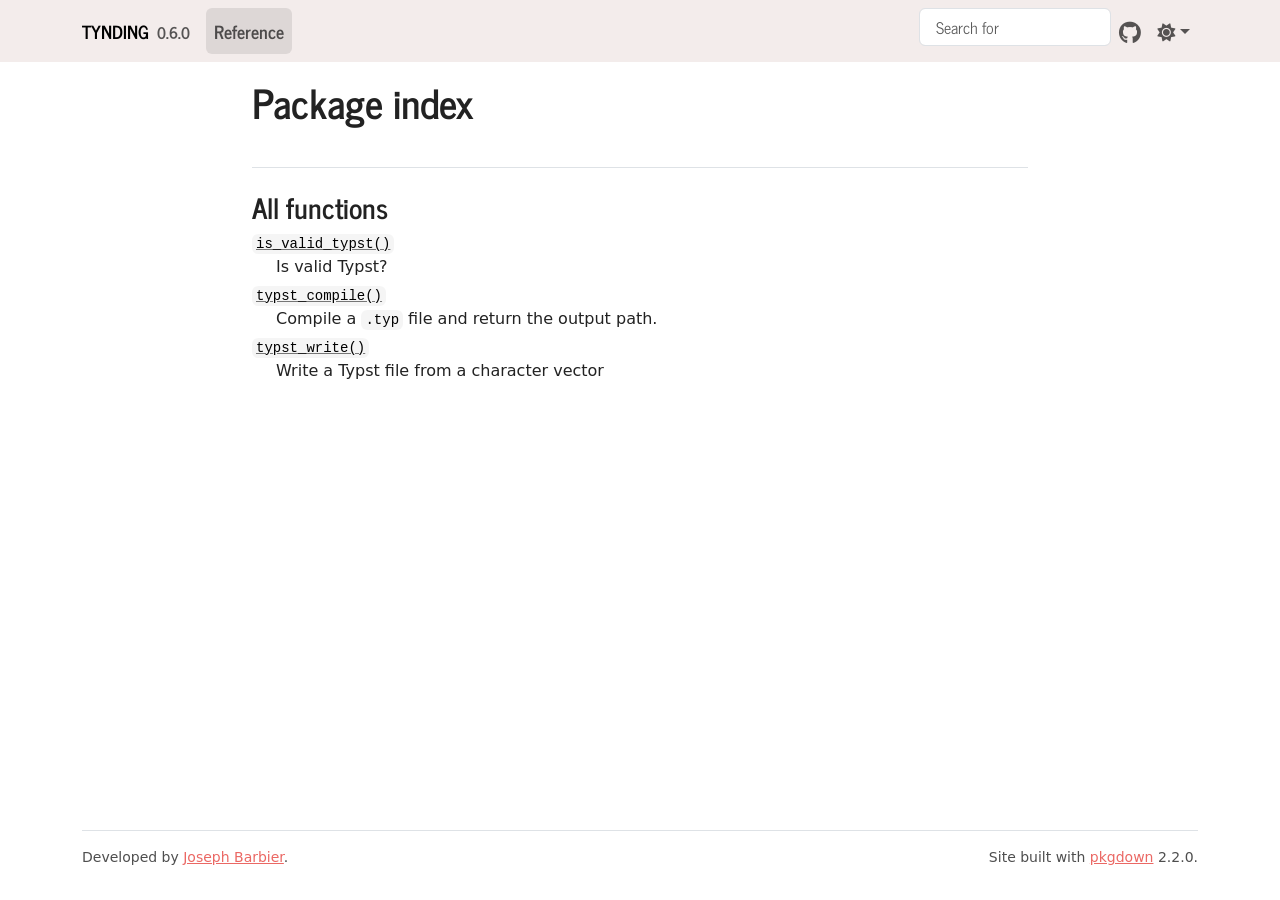
<file: reference/index.html>
<!DOCTYPE html>
<!-- Generated by pkgdown: do not edit by hand --><html lang="en"><head><meta http-equiv="Content-Type" content="text/html; charset=UTF-8"><meta charset="utf-8"><meta http-equiv="X-UA-Compatible" content="IE=edge"><meta name="viewport" content="width=device-width, initial-scale=1, shrink-to-fit=no"><title>Package index • tynding</title><script src="../lightswitch.js"></script><script src="../deps/jquery-3.6.0/jquery-3.6.0.min.js"></script><meta name="viewport" content="width=device-width, initial-scale=1, shrink-to-fit=no"><link href="../deps/bootstrap-5.3.8/bootstrap.min.css" rel="stylesheet"><script src="../deps/bootstrap-5.3.8/bootstrap.bundle.min.js"></script><link href="../deps/font-awesome-6.5.2/css/all.min.css" rel="stylesheet"><link href="../deps/font-awesome-6.5.2/css/v4-shims.min.css" rel="stylesheet"><script src="../deps/headroom-0.11.0/headroom.min.js"></script><script src="../deps/headroom-0.11.0/jQuery.headroom.min.js"></script><script src="../deps/bootstrap-toc-1.0.1/bootstrap-toc.min.js"></script><script src="../deps/clipboard.js-2.0.11/clipboard.min.js"></script><script src="../deps/search-1.0.0/autocomplete.jquery.min.js"></script><script src="../deps/search-1.0.0/fuse.min.js"></script><script src="../deps/search-1.0.0/mark.min.js"></script><!-- pkgdown --><script src="../pkgdown.js"></script><meta property="og:title" content="Package index"></head><body>
    <a href="#main" class="visually-hidden-focusable">Skip to contents</a>


    <nav class="navbar navbar-expand-lg fixed-top " aria-label="Site navigation"><div class="container">

    <a class="navbar-brand me-2" href="../index.html">tynding</a>

    <small class="nav-text text-muted me-auto" data-bs-toggle="tooltip" data-bs-placement="bottom" title="">0.6.0</small>


    <button class="navbar-toggler" type="button" data-bs-toggle="collapse" data-bs-target="#navbar" aria-controls="navbar" aria-expanded="false" aria-label="Toggle navigation">
      <span class="navbar-toggler-icon"></span>
    </button>

    <div id="navbar" class="collapse navbar-collapse ms-3">
      <ul class="navbar-nav me-auto"><li class="active nav-item"><a class="nav-link" href="../reference/index.html">Reference</a></li>
      </ul><ul class="navbar-nav"><li class="nav-item"><form class="form-inline" role="search">
 <input class="form-control" type="search" name="search-input" id="search-input" autocomplete="off" aria-label="Search site" placeholder="Search for" data-search-index="../search.json"></form></li>
<li class="nav-item"><a class="external-link nav-link" href="https://github.com/y-sunflower/tynding/" aria-label="GitHub"><span class="fa fab fa-github fa-lg"></span></a></li>
<li class="nav-item dropdown">
  <button class="nav-link dropdown-toggle" type="button" id="dropdown-lightswitch" data-bs-toggle="dropdown" aria-expanded="false" aria-haspopup="true" aria-label="Light switch"><span class="fa fa-sun"></span></button>
  <ul class="dropdown-menu dropdown-menu-end" aria-labelledby="dropdown-lightswitch"><li><button class="dropdown-item" data-bs-theme-value="light"><span class="fa fa-sun"></span> Light</button></li>
    <li><button class="dropdown-item" data-bs-theme-value="dark"><span class="fa fa-moon"></span> Dark</button></li>
    <li><button class="dropdown-item" data-bs-theme-value="auto"><span class="fa fa-adjust"></span> Auto</button></li>
  </ul></li>
      </ul></div>


  </div>
</nav><div class="container template-reference-index">
<div class="row">
  <main id="main" class="col-md-9"><div class="page-header">

      <h1>Package index</h1>
    </div>

    <div class="section level2">
      <h2 id="all-functions">All functions<a class="anchor" aria-label="anchor" href="#all-functions"></a></h2>



      <dl></dl></div><div class="section level2">




      <dl><dt>

          <code><a href="is_valid_typst.html">is_valid_typst()</a></code>

        </dt>
        <dd>Is valid Typst?</dd>

        <dt>

          <code><a href="typst_compile.html">typst_compile()</a></code>

        </dt>
        <dd>Compile a <code>.typ</code> file and return the output path.</dd>

        <dt>

          <code><a href="typst_write.html">typst_write()</a></code>

        </dt>
        <dd>Write a Typst file from a character vector</dd>
      </dl></div>
  </main></div>


    <footer><div class="pkgdown-footer-left">
  <p>Developed by <a href="https://ysunflower.com/" class="external-link">Joseph Barbier</a>.</p>
</div>

<div class="pkgdown-footer-right">
  <p>Site built with <a href="https://pkgdown.r-lib.org/" class="external-link">pkgdown</a> 2.2.0.</p>
</div>

    </footer></div>





  </body></html>
</file>
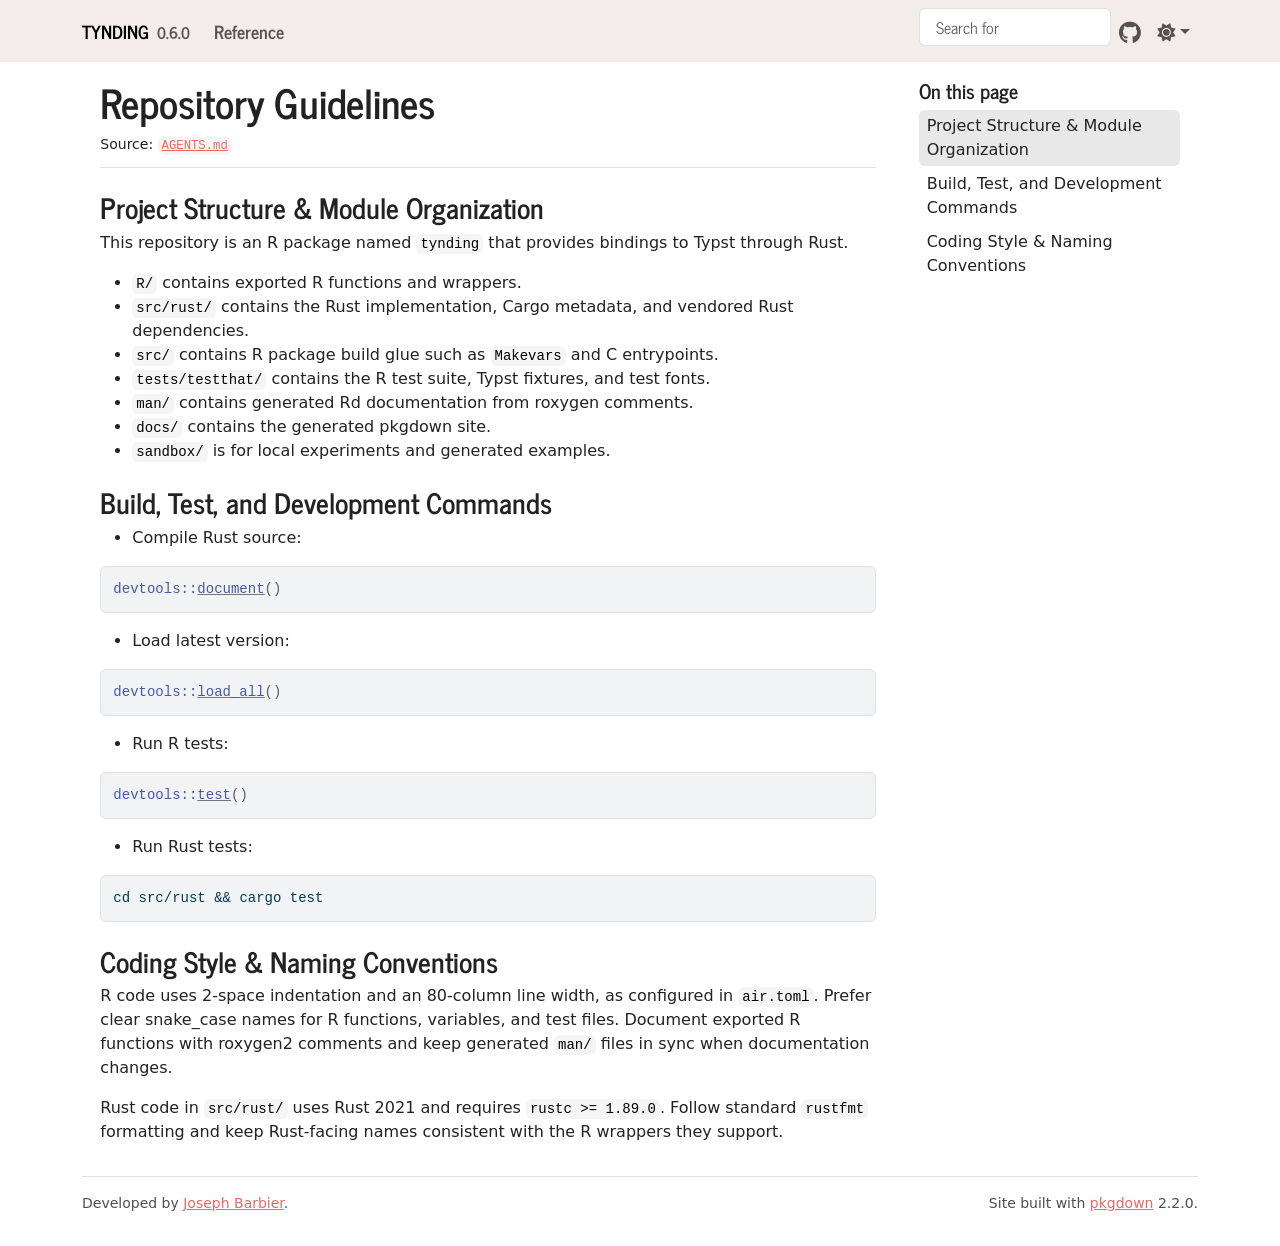
<file: AGENTS.html>
<!DOCTYPE html>
<!-- Generated by pkgdown: do not edit by hand --><html lang="en"><head><meta http-equiv="Content-Type" content="text/html; charset=UTF-8"><meta charset="utf-8"><meta http-equiv="X-UA-Compatible" content="IE=edge"><meta name="viewport" content="width=device-width, initial-scale=1, shrink-to-fit=no"><title>Repository Guidelines • tynding</title><script src="lightswitch.js"></script><script src="deps/jquery-3.6.0/jquery-3.6.0.min.js"></script><meta name="viewport" content="width=device-width, initial-scale=1, shrink-to-fit=no"><link href="deps/bootstrap-5.3.8/bootstrap.min.css" rel="stylesheet"><script src="deps/bootstrap-5.3.8/bootstrap.bundle.min.js"></script><link href="deps/font-awesome-6.5.2/css/all.min.css" rel="stylesheet"><link href="deps/font-awesome-6.5.2/css/v4-shims.min.css" rel="stylesheet"><script src="deps/headroom-0.11.0/headroom.min.js"></script><script src="deps/headroom-0.11.0/jQuery.headroom.min.js"></script><script src="deps/bootstrap-toc-1.0.1/bootstrap-toc.min.js"></script><script src="deps/clipboard.js-2.0.11/clipboard.min.js"></script><script src="deps/search-1.0.0/autocomplete.jquery.min.js"></script><script src="deps/search-1.0.0/fuse.min.js"></script><script src="deps/search-1.0.0/mark.min.js"></script><!-- pkgdown --><script src="pkgdown.js"></script><meta property="og:title" content="Repository Guidelines"></head><body>
    <a href="#main" class="visually-hidden-focusable">Skip to contents</a>


    <nav class="navbar navbar-expand-lg fixed-top " aria-label="Site navigation"><div class="container">

    <a class="navbar-brand me-2" href="index.html">tynding</a>

    <small class="nav-text text-muted me-auto" data-bs-toggle="tooltip" data-bs-placement="bottom" title="">0.6.0</small>


    <button class="navbar-toggler" type="button" data-bs-toggle="collapse" data-bs-target="#navbar" aria-controls="navbar" aria-expanded="false" aria-label="Toggle navigation">
      <span class="navbar-toggler-icon"></span>
    </button>

    <div id="navbar" class="collapse navbar-collapse ms-3">
      <ul class="navbar-nav me-auto"><li class="nav-item"><a class="nav-link" href="reference/index.html">Reference</a></li>
      </ul><ul class="navbar-nav"><li class="nav-item"><form class="form-inline" role="search">
 <input class="form-control" type="search" name="search-input" id="search-input" autocomplete="off" aria-label="Search site" placeholder="Search for" data-search-index="search.json"></form></li>
<li class="nav-item"><a class="external-link nav-link" href="https://github.com/y-sunflower/tynding/" aria-label="GitHub"><span class="fa fab fa-github fa-lg"></span></a></li>
<li class="nav-item dropdown">
  <button class="nav-link dropdown-toggle" type="button" id="dropdown-lightswitch" data-bs-toggle="dropdown" aria-expanded="false" aria-haspopup="true" aria-label="Light switch"><span class="fa fa-sun"></span></button>
  <ul class="dropdown-menu dropdown-menu-end" aria-labelledby="dropdown-lightswitch"><li><button class="dropdown-item" data-bs-theme-value="light"><span class="fa fa-sun"></span> Light</button></li>
    <li><button class="dropdown-item" data-bs-theme-value="dark"><span class="fa fa-moon"></span> Dark</button></li>
    <li><button class="dropdown-item" data-bs-theme-value="auto"><span class="fa fa-adjust"></span> Auto</button></li>
  </ul></li>
      </ul></div>


  </div>
</nav><div class="container template-title-body">
<div class="row">
  <main id="main" class="col-md-9"><div class="page-header">

      <h1>Repository Guidelines</h1>
      <small class="dont-index">Source: <a href="https://github.com/y-sunflower/tynding/blob/main/AGENTS.md" class="external-link"><code>AGENTS.md</code></a></small>
    </div>

<div id="repository-guidelines" class="section level1">

<div class="section level2">
<h2 id="project-structure--module-organization">Project Structure &amp; Module Organization<a class="anchor" aria-label="anchor" href="#project-structure--module-organization"></a></h2>
<p>This repository is an R package named <code>tynding</code> that provides bindings to Typst through Rust.</p>
<ul><li>
<code>R/</code> contains exported R functions and wrappers.</li>
<li>
<code>src/rust/</code> contains the Rust implementation, Cargo metadata, and vendored Rust dependencies.</li>
<li>
<code>src/</code> contains R package build glue such as <code>Makevars</code> and C entrypoints.</li>
<li>
<code>tests/testthat/</code> contains the R test suite, Typst fixtures, and test fonts.</li>
<li>
<code>man/</code> contains generated Rd documentation from roxygen comments.</li>
<li>
<code>docs/</code> contains the generated pkgdown site.</li>
<li>
<code>sandbox/</code> is for local experiments and generated examples.</li>
</ul></div>
<div class="section level2">
<h2 id="build-test-and-development-commands">Build, Test, and Development Commands<a class="anchor" aria-label="anchor" href="#build-test-and-development-commands"></a></h2>
<ul><li>Compile Rust source:</li>
</ul><div class="sourceCode" id="cb1"><pre class="downlit sourceCode r">
<code class="sourceCode R"><span><span class="fu">devtools</span><span class="fu">::</span><span class="fu"><a href="https://devtools.r-lib.org/reference/document.html" class="external-link">document</a></span><span class="op">(</span><span class="op">)</span></span></code></pre></div>
<ul><li>Load latest version:</li>
</ul><div class="sourceCode" id="cb2"><pre class="downlit sourceCode r">
<code class="sourceCode R"><span><span class="fu">devtools</span><span class="fu">::</span><span class="fu"><a href="https://devtools.r-lib.org/reference/load_all.html" class="external-link">load_all</a></span><span class="op">(</span><span class="op">)</span></span></code></pre></div>
<ul><li>Run R tests:</li>
</ul><div class="sourceCode" id="cb3"><pre class="downlit sourceCode r">
<code class="sourceCode R"><span><span class="fu">devtools</span><span class="fu">::</span><span class="fu"><a href="https://devtools.r-lib.org/reference/test.html" class="external-link">test</a></span><span class="op">(</span><span class="op">)</span></span></code></pre></div>
<ul><li>Run Rust tests:</li>
</ul><div class="sourceCode" id="cb4"><pre class="sourceCode bash"><code class="sourceCode bash"><span id="cb4-1"><a href="#cb4-1" tabindex="-1"></a><span class="bu">cd</span> src/rust <span class="kw">&amp;&amp;</span> <span class="ex">cargo</span> test</span></code></pre></div>
</div>
<div class="section level2">
<h2 id="coding-style--naming-conventions">Coding Style &amp; Naming Conventions<a class="anchor" aria-label="anchor" href="#coding-style--naming-conventions"></a></h2>
<p>R code uses 2-space indentation and an 80-column line width, as configured in <code>air.toml</code>. Prefer clear snake_case names for R functions, variables, and test files. Document exported R functions with roxygen2 comments and keep generated <code>man/</code> files in sync when documentation changes.</p>
<p>Rust code in <code>src/rust/</code> uses Rust 2021 and requires <code>rustc &gt;= 1.89.0</code>. Follow standard <code>rustfmt</code> formatting and keep Rust-facing names consistent with the R wrappers they support.</p>
</div>
</div>

  </main><aside class="col-md-3"><nav id="toc" aria-label="Table of contents"><h2>On this page</h2>
    </nav></aside></div>


    <footer><div class="pkgdown-footer-left">
  <p>Developed by <a href="https://ysunflower.com/" class="external-link">Joseph Barbier</a>.</p>
</div>

<div class="pkgdown-footer-right">
  <p>Site built with <a href="https://pkgdown.r-lib.org/" class="external-link">pkgdown</a> 2.2.0.</p>
</div>

    </footer></div>





  </body></html>
</file>
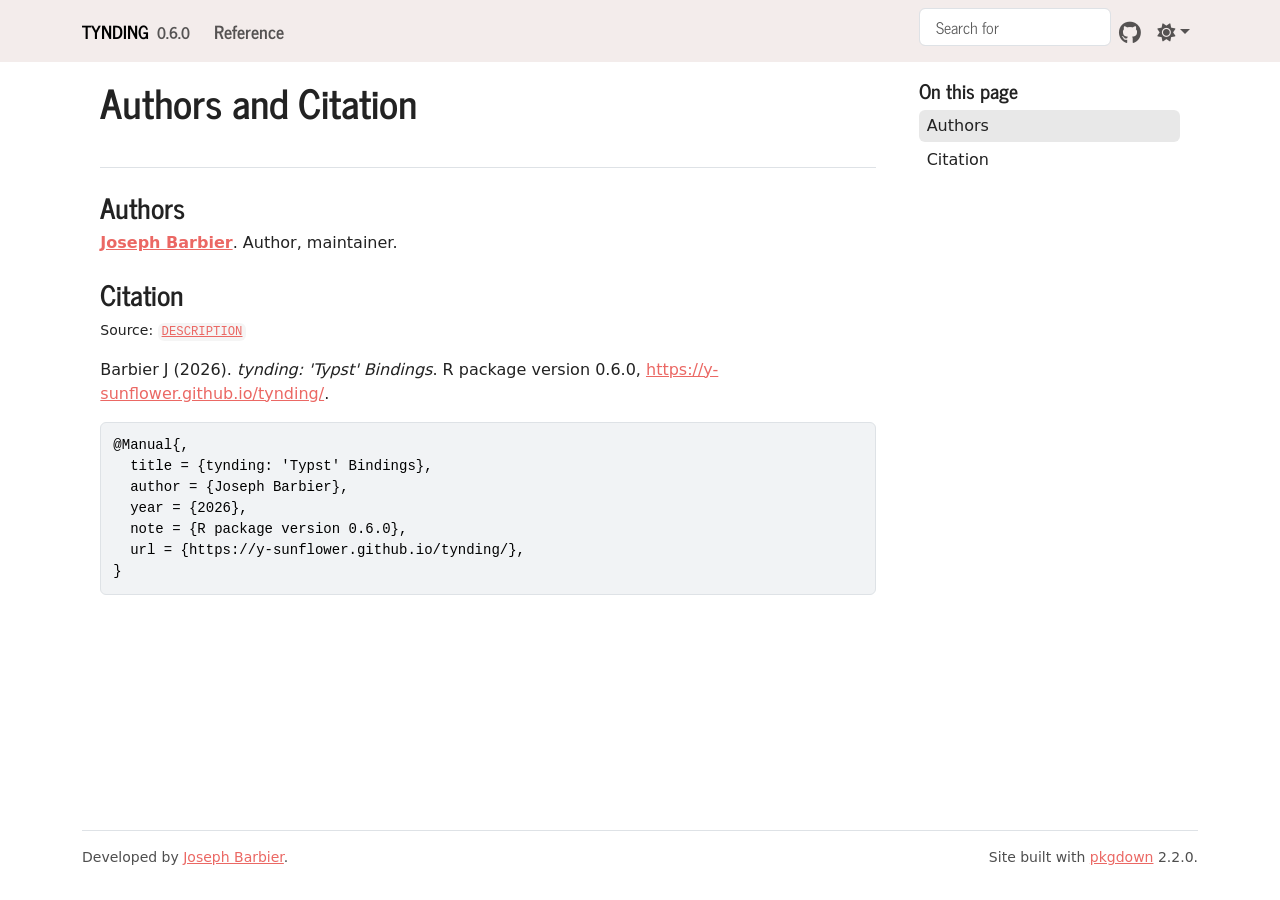
<file: authors.html>
<!DOCTYPE html>
<!-- Generated by pkgdown: do not edit by hand --><html lang="en"><head><meta http-equiv="Content-Type" content="text/html; charset=UTF-8"><meta charset="utf-8"><meta http-equiv="X-UA-Compatible" content="IE=edge"><meta name="viewport" content="width=device-width, initial-scale=1, shrink-to-fit=no"><title>Authors and Citation • tynding</title><script src="lightswitch.js"></script><script src="deps/jquery-3.6.0/jquery-3.6.0.min.js"></script><meta name="viewport" content="width=device-width, initial-scale=1, shrink-to-fit=no"><link href="deps/bootstrap-5.3.8/bootstrap.min.css" rel="stylesheet"><script src="deps/bootstrap-5.3.8/bootstrap.bundle.min.js"></script><link href="deps/font-awesome-6.5.2/css/all.min.css" rel="stylesheet"><link href="deps/font-awesome-6.5.2/css/v4-shims.min.css" rel="stylesheet"><script src="deps/headroom-0.11.0/headroom.min.js"></script><script src="deps/headroom-0.11.0/jQuery.headroom.min.js"></script><script src="deps/bootstrap-toc-1.0.1/bootstrap-toc.min.js"></script><script src="deps/clipboard.js-2.0.11/clipboard.min.js"></script><script src="deps/search-1.0.0/autocomplete.jquery.min.js"></script><script src="deps/search-1.0.0/fuse.min.js"></script><script src="deps/search-1.0.0/mark.min.js"></script><!-- pkgdown --><script src="pkgdown.js"></script><meta property="og:title" content="Authors and Citation"></head><body>
    <a href="#main" class="visually-hidden-focusable">Skip to contents</a>


    <nav class="navbar navbar-expand-lg fixed-top " aria-label="Site navigation"><div class="container">

    <a class="navbar-brand me-2" href="index.html">tynding</a>

    <small class="nav-text text-muted me-auto" data-bs-toggle="tooltip" data-bs-placement="bottom" title="">0.6.0</small>


    <button class="navbar-toggler" type="button" data-bs-toggle="collapse" data-bs-target="#navbar" aria-controls="navbar" aria-expanded="false" aria-label="Toggle navigation">
      <span class="navbar-toggler-icon"></span>
    </button>

    <div id="navbar" class="collapse navbar-collapse ms-3">
      <ul class="navbar-nav me-auto"><li class="nav-item"><a class="nav-link" href="reference/index.html">Reference</a></li>
      </ul><ul class="navbar-nav"><li class="nav-item"><form class="form-inline" role="search">
 <input class="form-control" type="search" name="search-input" id="search-input" autocomplete="off" aria-label="Search site" placeholder="Search for" data-search-index="search.json"></form></li>
<li class="nav-item"><a class="external-link nav-link" href="https://github.com/y-sunflower/tynding/" aria-label="GitHub"><span class="fa fab fa-github fa-lg"></span></a></li>
<li class="nav-item dropdown">
  <button class="nav-link dropdown-toggle" type="button" id="dropdown-lightswitch" data-bs-toggle="dropdown" aria-expanded="false" aria-haspopup="true" aria-label="Light switch"><span class="fa fa-sun"></span></button>
  <ul class="dropdown-menu dropdown-menu-end" aria-labelledby="dropdown-lightswitch"><li><button class="dropdown-item" data-bs-theme-value="light"><span class="fa fa-sun"></span> Light</button></li>
    <li><button class="dropdown-item" data-bs-theme-value="dark"><span class="fa fa-moon"></span> Dark</button></li>
    <li><button class="dropdown-item" data-bs-theme-value="auto"><span class="fa fa-adjust"></span> Auto</button></li>
  </ul></li>
      </ul></div>


  </div>
</nav><div class="container template-citation-authors">
<div class="row">
  <main id="main" class="col-md-9"><div class="page-header">

      <h1>Authors and Citation</h1>
    </div>

    <div class="section level2">
      <h2>Authors</h2>

      <ul class="list-unstyled"><li>
          <p><strong><a href="https://ysunflower.com/" class="external-link">Joseph Barbier</a></strong>. Author, maintainer.
          </p>
        </li>
      </ul></div>

    <div class="section level2">
      <h2 id="citation">Citation</h2>
      <p><small class="dont-index">Source: <a href="https://github.com/y-sunflower/tynding/blob/main/DESCRIPTION" class="external-link"><code>DESCRIPTION</code></a></small></p>

      <p>Barbier J (2026).
<em>tynding: 'Typst' Bindings</em>.
R package version 0.6.0, <a href="https://y-sunflower.github.io/tynding/">https://y-sunflower.github.io/tynding/</a>.
</p>
      <pre>@Manual{,
  title = {tynding: 'Typst' Bindings},
  author = {Joseph Barbier},
  year = {2026},
  note = {R package version 0.6.0},
  url = {https://y-sunflower.github.io/tynding/},
}</pre>
    </div>

  </main><aside class="col-md-3"><nav id="toc" aria-label="Table of contents"><h2>On this page</h2>
    </nav></aside></div>


    <footer><div class="pkgdown-footer-left">
  <p>Developed by <a href="https://ysunflower.com/" class="external-link">Joseph Barbier</a>.</p>
</div>

<div class="pkgdown-footer-right">
  <p>Site built with <a href="https://pkgdown.r-lib.org/" class="external-link">pkgdown</a> 2.2.0.</p>
</div>

    </footer></div>





  </body></html>
</file>
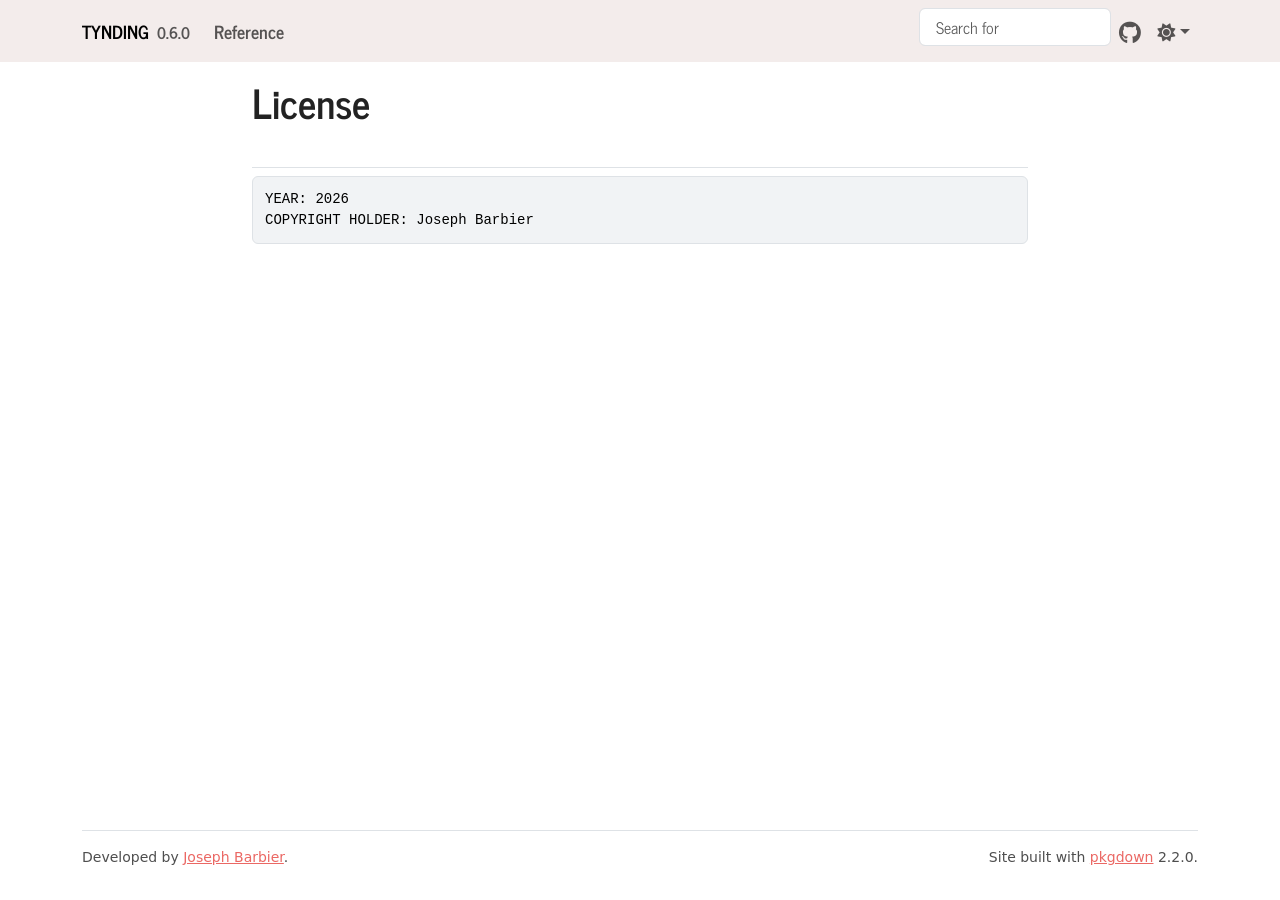
<file: LICENSE-text.html>
<!DOCTYPE html>
<!-- Generated by pkgdown: do not edit by hand --><html lang="en"><head><meta http-equiv="Content-Type" content="text/html; charset=UTF-8"><meta charset="utf-8"><meta http-equiv="X-UA-Compatible" content="IE=edge"><meta name="viewport" content="width=device-width, initial-scale=1, shrink-to-fit=no"><title>License • tynding</title><script src="lightswitch.js"></script><script src="deps/jquery-3.6.0/jquery-3.6.0.min.js"></script><meta name="viewport" content="width=device-width, initial-scale=1, shrink-to-fit=no"><link href="deps/bootstrap-5.3.8/bootstrap.min.css" rel="stylesheet"><script src="deps/bootstrap-5.3.8/bootstrap.bundle.min.js"></script><link href="deps/font-awesome-6.5.2/css/all.min.css" rel="stylesheet"><link href="deps/font-awesome-6.5.2/css/v4-shims.min.css" rel="stylesheet"><script src="deps/headroom-0.11.0/headroom.min.js"></script><script src="deps/headroom-0.11.0/jQuery.headroom.min.js"></script><script src="deps/bootstrap-toc-1.0.1/bootstrap-toc.min.js"></script><script src="deps/clipboard.js-2.0.11/clipboard.min.js"></script><script src="deps/search-1.0.0/autocomplete.jquery.min.js"></script><script src="deps/search-1.0.0/fuse.min.js"></script><script src="deps/search-1.0.0/mark.min.js"></script><!-- pkgdown --><script src="pkgdown.js"></script><meta property="og:title" content="License"></head><body>
    <a href="#main" class="visually-hidden-focusable">Skip to contents</a>


    <nav class="navbar navbar-expand-lg fixed-top " aria-label="Site navigation"><div class="container">

    <a class="navbar-brand me-2" href="index.html">tynding</a>

    <small class="nav-text text-muted me-auto" data-bs-toggle="tooltip" data-bs-placement="bottom" title="">0.6.0</small>


    <button class="navbar-toggler" type="button" data-bs-toggle="collapse" data-bs-target="#navbar" aria-controls="navbar" aria-expanded="false" aria-label="Toggle navigation">
      <span class="navbar-toggler-icon"></span>
    </button>

    <div id="navbar" class="collapse navbar-collapse ms-3">
      <ul class="navbar-nav me-auto"><li class="nav-item"><a class="nav-link" href="reference/index.html">Reference</a></li>
      </ul><ul class="navbar-nav"><li class="nav-item"><form class="form-inline" role="search">
 <input class="form-control" type="search" name="search-input" id="search-input" autocomplete="off" aria-label="Search site" placeholder="Search for" data-search-index="search.json"></form></li>
<li class="nav-item"><a class="external-link nav-link" href="https://github.com/y-sunflower/tynding/" aria-label="GitHub"><span class="fa fab fa-github fa-lg"></span></a></li>
<li class="nav-item dropdown">
  <button class="nav-link dropdown-toggle" type="button" id="dropdown-lightswitch" data-bs-toggle="dropdown" aria-expanded="false" aria-haspopup="true" aria-label="Light switch"><span class="fa fa-sun"></span></button>
  <ul class="dropdown-menu dropdown-menu-end" aria-labelledby="dropdown-lightswitch"><li><button class="dropdown-item" data-bs-theme-value="light"><span class="fa fa-sun"></span> Light</button></li>
    <li><button class="dropdown-item" data-bs-theme-value="dark"><span class="fa fa-moon"></span> Dark</button></li>
    <li><button class="dropdown-item" data-bs-theme-value="auto"><span class="fa fa-adjust"></span> Auto</button></li>
  </ul></li>
      </ul></div>


  </div>
</nav><div class="container template-title-body">
<div class="row">
  <main id="main" class="col-md-9"><div class="page-header">

      <h1>License</h1>

    </div>

<pre>YEAR: 2026
COPYRIGHT HOLDER: Joseph Barbier
</pre>

  </main></div>


    <footer><div class="pkgdown-footer-left">
  <p>Developed by <a href="https://ysunflower.com/" class="external-link">Joseph Barbier</a>.</p>
</div>

<div class="pkgdown-footer-right">
  <p>Site built with <a href="https://pkgdown.r-lib.org/" class="external-link">pkgdown</a> 2.2.0.</p>
</div>

    </footer></div>





  </body></html>
</file>
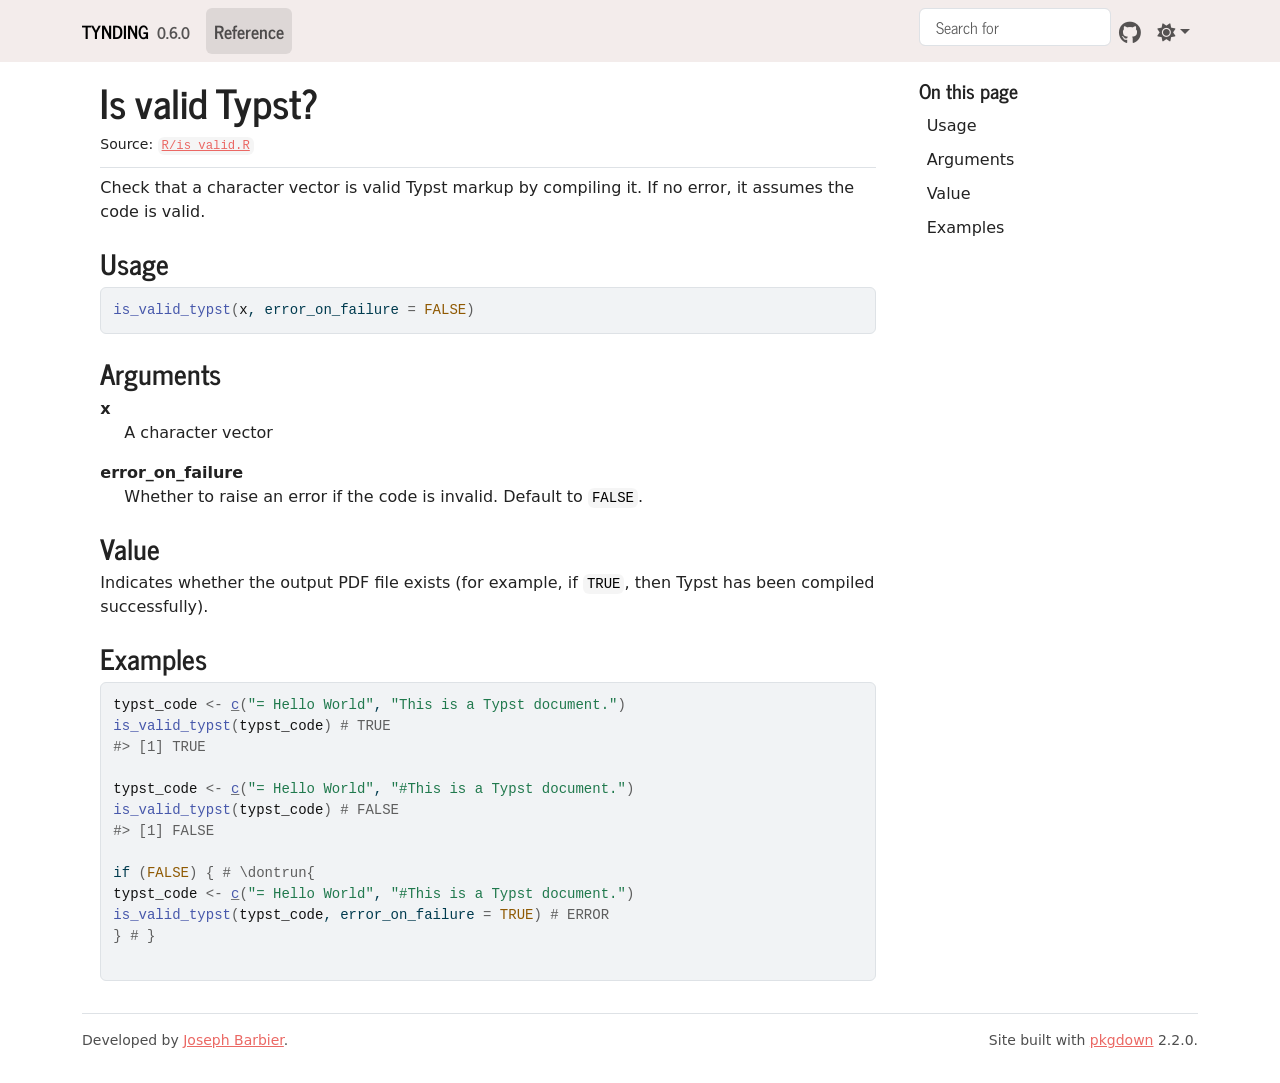
<file: reference/is_valid_typst.html>
<!DOCTYPE html>
<!-- Generated by pkgdown: do not edit by hand --><html lang="en"><head><meta http-equiv="Content-Type" content="text/html; charset=UTF-8"><meta charset="utf-8"><meta http-equiv="X-UA-Compatible" content="IE=edge"><meta name="viewport" content="width=device-width, initial-scale=1, shrink-to-fit=no"><title>Is valid Typst? — is_valid_typst • tynding</title><script src="../lightswitch.js"></script><script src="../deps/jquery-3.6.0/jquery-3.6.0.min.js"></script><meta name="viewport" content="width=device-width, initial-scale=1, shrink-to-fit=no"><link href="../deps/bootstrap-5.3.8/bootstrap.min.css" rel="stylesheet"><script src="../deps/bootstrap-5.3.8/bootstrap.bundle.min.js"></script><link href="../deps/font-awesome-6.5.2/css/all.min.css" rel="stylesheet"><link href="../deps/font-awesome-6.5.2/css/v4-shims.min.css" rel="stylesheet"><script src="../deps/headroom-0.11.0/headroom.min.js"></script><script src="../deps/headroom-0.11.0/jQuery.headroom.min.js"></script><script src="../deps/bootstrap-toc-1.0.1/bootstrap-toc.min.js"></script><script src="../deps/clipboard.js-2.0.11/clipboard.min.js"></script><script src="../deps/search-1.0.0/autocomplete.jquery.min.js"></script><script src="../deps/search-1.0.0/fuse.min.js"></script><script src="../deps/search-1.0.0/mark.min.js"></script><!-- pkgdown --><script src="../pkgdown.js"></script><meta property="og:title" content="Is valid Typst? — is_valid_typst"><meta name="description" content="Check that a character vector is valid Typst markup
by compiling it. If no error, it assumes the code
is valid."><meta property="og:description" content="Check that a character vector is valid Typst markup
by compiling it. If no error, it assumes the code
is valid."></head><body>
    <a href="#main" class="visually-hidden-focusable">Skip to contents</a>


    <nav class="navbar navbar-expand-lg fixed-top " aria-label="Site navigation"><div class="container">

    <a class="navbar-brand me-2" href="../index.html">tynding</a>

    <small class="nav-text text-muted me-auto" data-bs-toggle="tooltip" data-bs-placement="bottom" title="">0.6.0</small>


    <button class="navbar-toggler" type="button" data-bs-toggle="collapse" data-bs-target="#navbar" aria-controls="navbar" aria-expanded="false" aria-label="Toggle navigation">
      <span class="navbar-toggler-icon"></span>
    </button>

    <div id="navbar" class="collapse navbar-collapse ms-3">
      <ul class="navbar-nav me-auto"><li class="active nav-item"><a class="nav-link" href="../reference/index.html">Reference</a></li>
      </ul><ul class="navbar-nav"><li class="nav-item"><form class="form-inline" role="search">
 <input class="form-control" type="search" name="search-input" id="search-input" autocomplete="off" aria-label="Search site" placeholder="Search for" data-search-index="../search.json"></form></li>
<li class="nav-item"><a class="external-link nav-link" href="https://github.com/y-sunflower/tynding/" aria-label="GitHub"><span class="fa fab fa-github fa-lg"></span></a></li>
<li class="nav-item dropdown">
  <button class="nav-link dropdown-toggle" type="button" id="dropdown-lightswitch" data-bs-toggle="dropdown" aria-expanded="false" aria-haspopup="true" aria-label="Light switch"><span class="fa fa-sun"></span></button>
  <ul class="dropdown-menu dropdown-menu-end" aria-labelledby="dropdown-lightswitch"><li><button class="dropdown-item" data-bs-theme-value="light"><span class="fa fa-sun"></span> Light</button></li>
    <li><button class="dropdown-item" data-bs-theme-value="dark"><span class="fa fa-moon"></span> Dark</button></li>
    <li><button class="dropdown-item" data-bs-theme-value="auto"><span class="fa fa-adjust"></span> Auto</button></li>
  </ul></li>
      </ul></div>


  </div>
</nav><div class="container template-reference-topic">
<div class="row">
  <main id="main" class="col-md-9"><div class="page-header">

      <h1>Is valid Typst?</h1>
      <small class="dont-index">Source: <a href="https://github.com/y-sunflower/tynding/blob/main/R/is_valid.R" class="external-link"><code>R/is_valid.R</code></a></small>
      <div class="d-none name"><code>is_valid_typst.Rd</code></div>
    </div>

    <div class="ref-description section level2">
    <p>Check that a character vector is valid Typst markup
by compiling it. If no error, it assumes the code
is valid.</p>
    </div>

    <div class="section level2">
    <h2 id="ref-usage">Usage<a class="anchor" aria-label="anchor" href="#ref-usage"></a></h2>
    <div class="sourceCode"><pre class="sourceCode r"><code><span><span class="fu">is_valid_typst</span><span class="op">(</span><span class="va">x</span>, error_on_failure <span class="op">=</span> <span class="cn">FALSE</span><span class="op">)</span></span></code></pre></div>
    </div>

    <div class="section level2">
    <h2 id="arguments">Arguments<a class="anchor" aria-label="anchor" href="#arguments"></a></h2>


<dl><dt id="arg-x">x<a class="anchor" aria-label="anchor" href="#arg-x"></a></dt>
<dd><p>A character vector</p></dd>


<dt id="arg-error-on-failure">error_on_failure<a class="anchor" aria-label="anchor" href="#arg-error-on-failure"></a></dt>
<dd><p>Whether to raise an error if
the code is invalid. Default to <code>FALSE</code>.</p></dd>

</dl></div>
    <div class="section level2">
    <h2 id="value">Value<a class="anchor" aria-label="anchor" href="#value"></a></h2>
    <p>Indicates whether the output PDF file exists
(for example, if <code>TRUE</code>, then Typst has been compiled
successfully).</p>
    </div>

    <div class="section level2">
    <h2 id="ref-examples">Examples<a class="anchor" aria-label="anchor" href="#ref-examples"></a></h2>
    <div class="sourceCode"><pre class="sourceCode r"><code><span class="r-in"><span><span class="va">typst_code</span> <span class="op">&lt;-</span> <span class="fu"><a href="https://rdrr.io/r/base/c.html" class="external-link">c</a></span><span class="op">(</span><span class="st">"= Hello World"</span>, <span class="st">"This is a Typst document."</span><span class="op">)</span></span></span>
<span class="r-in"><span><span class="fu">is_valid_typst</span><span class="op">(</span><span class="va">typst_code</span><span class="op">)</span> <span class="co"># TRUE</span></span></span>
<span class="r-out co"><span class="r-pr">#&gt;</span> [1] TRUE</span>
<span class="r-in"><span></span></span>
<span class="r-in"><span><span class="va">typst_code</span> <span class="op">&lt;-</span> <span class="fu"><a href="https://rdrr.io/r/base/c.html" class="external-link">c</a></span><span class="op">(</span><span class="st">"= Hello World"</span>, <span class="st">"#This is a Typst document."</span><span class="op">)</span></span></span>
<span class="r-in"><span><span class="fu">is_valid_typst</span><span class="op">(</span><span class="va">typst_code</span><span class="op">)</span> <span class="co"># FALSE</span></span></span>
<span class="r-out co"><span class="r-pr">#&gt;</span> [1] FALSE</span>
<span class="r-in"><span></span></span>
<span class="r-in"><span><span class="kw">if</span> <span class="op">(</span><span class="cn">FALSE</span><span class="op">)</span> <span class="op">{</span> <span class="co"># \dontrun{</span></span></span>
<span class="r-in"><span><span class="va">typst_code</span> <span class="op">&lt;-</span> <span class="fu"><a href="https://rdrr.io/r/base/c.html" class="external-link">c</a></span><span class="op">(</span><span class="st">"= Hello World"</span>, <span class="st">"#This is a Typst document."</span><span class="op">)</span></span></span>
<span class="r-in"><span><span class="fu">is_valid_typst</span><span class="op">(</span><span class="va">typst_code</span>, error_on_failure <span class="op">=</span> <span class="cn">TRUE</span><span class="op">)</span> <span class="co"># ERROR</span></span></span>
<span class="r-in"><span><span class="op">}</span> <span class="co"># }</span></span></span>
<span class="r-in"><span></span></span>
</code></pre></div>
    </div>
  </main><aside class="col-md-3"><nav id="toc" aria-label="Table of contents"><h2>On this page</h2>
    </nav></aside></div>


    <footer><div class="pkgdown-footer-left">
  <p>Developed by <a href="https://ysunflower.com/" class="external-link">Joseph Barbier</a>.</p>
</div>

<div class="pkgdown-footer-right">
  <p>Site built with <a href="https://pkgdown.r-lib.org/" class="external-link">pkgdown</a> 2.2.0.</p>
</div>

    </footer></div>





  </body></html>
</file>
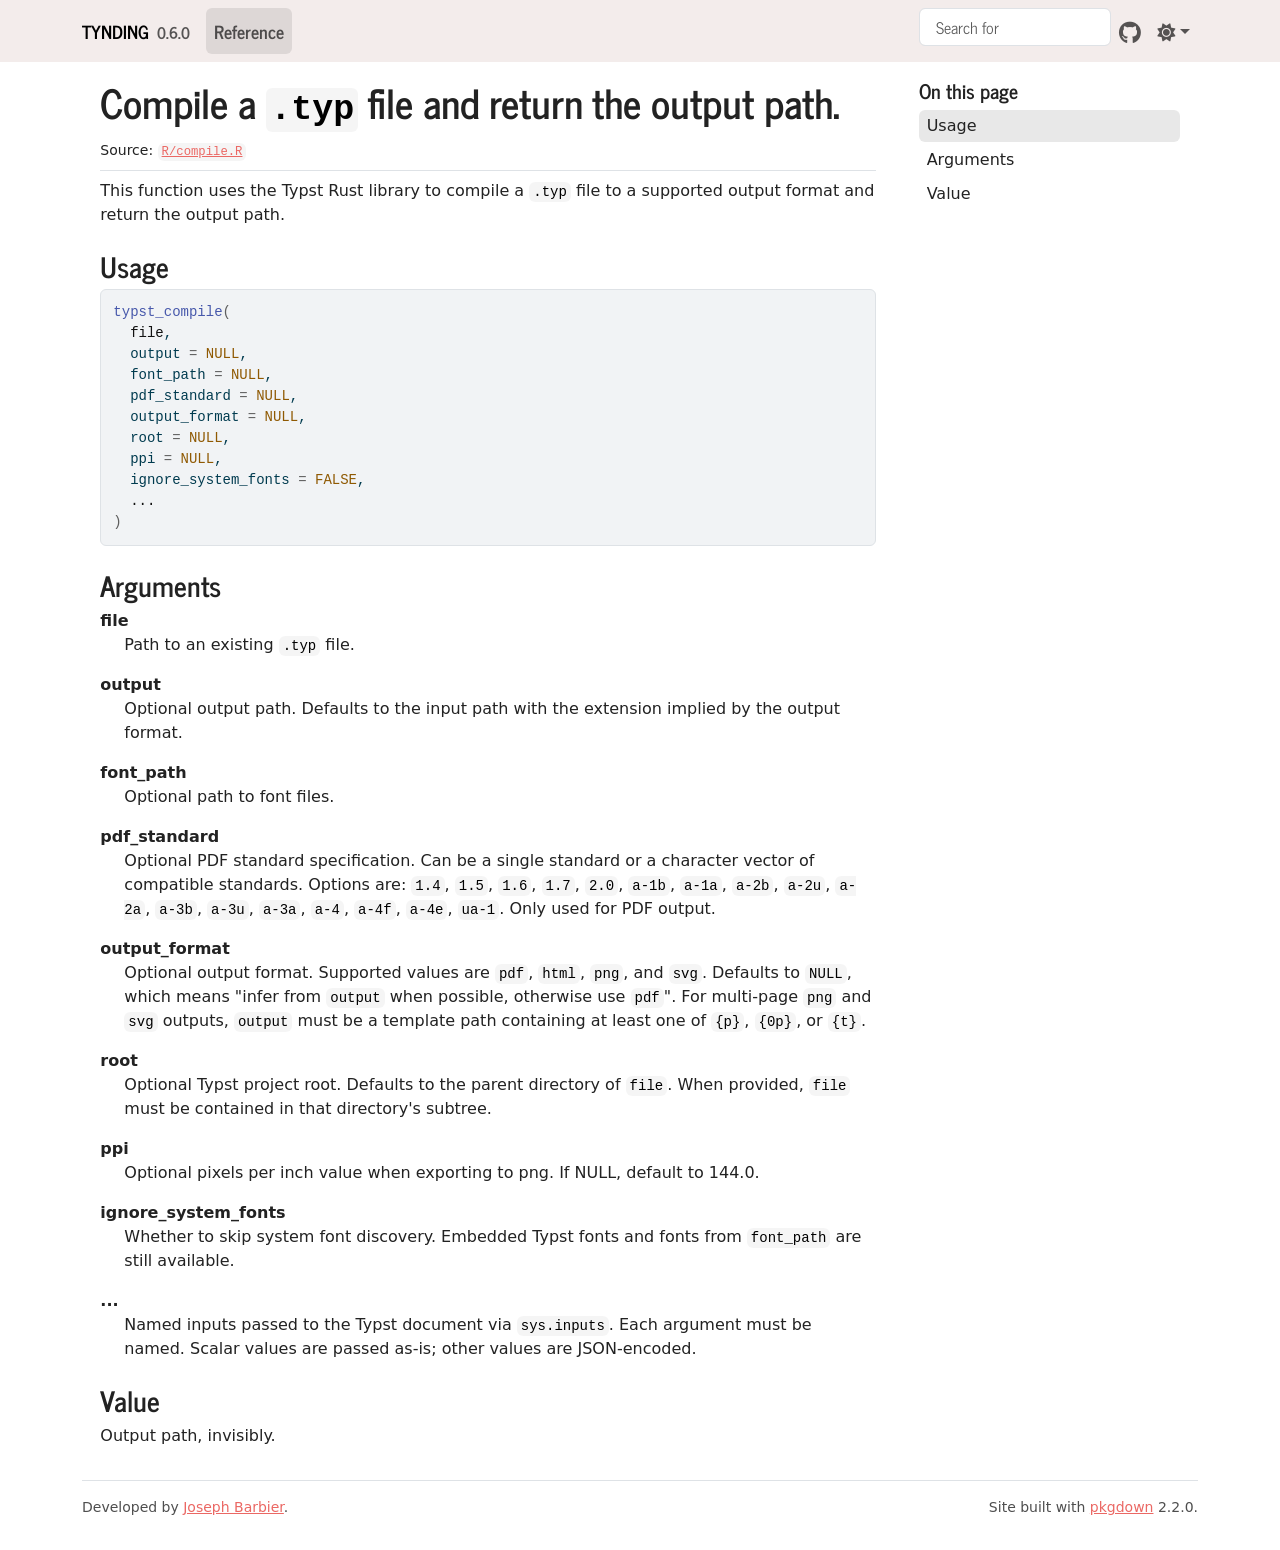
<file: reference/typst_compile.html>
<!DOCTYPE html>
<!-- Generated by pkgdown: do not edit by hand --><html lang="en"><head><meta http-equiv="Content-Type" content="text/html; charset=UTF-8"><meta charset="utf-8"><meta http-equiv="X-UA-Compatible" content="IE=edge"><meta name="viewport" content="width=device-width, initial-scale=1, shrink-to-fit=no"><title>Compile a .typ file and return the output path. — typst_compile • tynding</title><script src="../lightswitch.js"></script><script src="../deps/jquery-3.6.0/jquery-3.6.0.min.js"></script><meta name="viewport" content="width=device-width, initial-scale=1, shrink-to-fit=no"><link href="../deps/bootstrap-5.3.8/bootstrap.min.css" rel="stylesheet"><script src="../deps/bootstrap-5.3.8/bootstrap.bundle.min.js"></script><link href="../deps/font-awesome-6.5.2/css/all.min.css" rel="stylesheet"><link href="../deps/font-awesome-6.5.2/css/v4-shims.min.css" rel="stylesheet"><script src="../deps/headroom-0.11.0/headroom.min.js"></script><script src="../deps/headroom-0.11.0/jQuery.headroom.min.js"></script><script src="../deps/bootstrap-toc-1.0.1/bootstrap-toc.min.js"></script><script src="../deps/clipboard.js-2.0.11/clipboard.min.js"></script><script src="../deps/search-1.0.0/autocomplete.jquery.min.js"></script><script src="../deps/search-1.0.0/fuse.min.js"></script><script src="../deps/search-1.0.0/mark.min.js"></script><!-- pkgdown --><script src="../pkgdown.js"></script><meta property="og:title" content="Compile a .typ file and return the output path. — typst_compile"><meta name="description" content="This function uses the Typst Rust library to compile a
.typ file to a supported output format and return the output path."><meta property="og:description" content="This function uses the Typst Rust library to compile a
.typ file to a supported output format and return the output path."></head><body>
    <a href="#main" class="visually-hidden-focusable">Skip to contents</a>


    <nav class="navbar navbar-expand-lg fixed-top " aria-label="Site navigation"><div class="container">

    <a class="navbar-brand me-2" href="../index.html">tynding</a>

    <small class="nav-text text-muted me-auto" data-bs-toggle="tooltip" data-bs-placement="bottom" title="">0.6.0</small>


    <button class="navbar-toggler" type="button" data-bs-toggle="collapse" data-bs-target="#navbar" aria-controls="navbar" aria-expanded="false" aria-label="Toggle navigation">
      <span class="navbar-toggler-icon"></span>
    </button>

    <div id="navbar" class="collapse navbar-collapse ms-3">
      <ul class="navbar-nav me-auto"><li class="active nav-item"><a class="nav-link" href="../reference/index.html">Reference</a></li>
      </ul><ul class="navbar-nav"><li class="nav-item"><form class="form-inline" role="search">
 <input class="form-control" type="search" name="search-input" id="search-input" autocomplete="off" aria-label="Search site" placeholder="Search for" data-search-index="../search.json"></form></li>
<li class="nav-item"><a class="external-link nav-link" href="https://github.com/y-sunflower/tynding/" aria-label="GitHub"><span class="fa fab fa-github fa-lg"></span></a></li>
<li class="nav-item dropdown">
  <button class="nav-link dropdown-toggle" type="button" id="dropdown-lightswitch" data-bs-toggle="dropdown" aria-expanded="false" aria-haspopup="true" aria-label="Light switch"><span class="fa fa-sun"></span></button>
  <ul class="dropdown-menu dropdown-menu-end" aria-labelledby="dropdown-lightswitch"><li><button class="dropdown-item" data-bs-theme-value="light"><span class="fa fa-sun"></span> Light</button></li>
    <li><button class="dropdown-item" data-bs-theme-value="dark"><span class="fa fa-moon"></span> Dark</button></li>
    <li><button class="dropdown-item" data-bs-theme-value="auto"><span class="fa fa-adjust"></span> Auto</button></li>
  </ul></li>
      </ul></div>


  </div>
</nav><div class="container template-reference-topic">
<div class="row">
  <main id="main" class="col-md-9"><div class="page-header">

      <h1>Compile a <code>.typ</code> file and return the output path.</h1>
      <small class="dont-index">Source: <a href="https://github.com/y-sunflower/tynding/blob/main/R/compile.R" class="external-link"><code>R/compile.R</code></a></small>
      <div class="d-none name"><code>typst_compile.Rd</code></div>
    </div>

    <div class="ref-description section level2">
    <p>This function uses the Typst Rust library to compile a
<code>.typ</code> file to a supported output format and return the output path.</p>
    </div>

    <div class="section level2">
    <h2 id="ref-usage">Usage<a class="anchor" aria-label="anchor" href="#ref-usage"></a></h2>
    <div class="sourceCode"><pre class="sourceCode r"><code><span><span class="fu">typst_compile</span><span class="op">(</span></span>
<span>  <span class="va">file</span>,</span>
<span>  output <span class="op">=</span> <span class="cn">NULL</span>,</span>
<span>  font_path <span class="op">=</span> <span class="cn">NULL</span>,</span>
<span>  pdf_standard <span class="op">=</span> <span class="cn">NULL</span>,</span>
<span>  output_format <span class="op">=</span> <span class="cn">NULL</span>,</span>
<span>  root <span class="op">=</span> <span class="cn">NULL</span>,</span>
<span>  ppi <span class="op">=</span> <span class="cn">NULL</span>,</span>
<span>  ignore_system_fonts <span class="op">=</span> <span class="cn">FALSE</span>,</span>
<span>  <span class="va">...</span></span>
<span><span class="op">)</span></span></code></pre></div>
    </div>

    <div class="section level2">
    <h2 id="arguments">Arguments<a class="anchor" aria-label="anchor" href="#arguments"></a></h2>


<dl><dt id="arg-file">file<a class="anchor" aria-label="anchor" href="#arg-file"></a></dt>
<dd><p>Path to an existing <code>.typ</code> file.</p></dd>


<dt id="arg-output">output<a class="anchor" aria-label="anchor" href="#arg-output"></a></dt>
<dd><p>Optional output path. Defaults to the input path with the
extension implied by the output format.</p></dd>


<dt id="arg-font-path">font_path<a class="anchor" aria-label="anchor" href="#arg-font-path"></a></dt>
<dd><p>Optional path to font files.</p></dd>


<dt id="arg-pdf-standard">pdf_standard<a class="anchor" aria-label="anchor" href="#arg-pdf-standard"></a></dt>
<dd><p>Optional PDF standard specification. Can be a single
standard or a character vector of compatible standards. Options are: <code>1.4</code>,
<code>1.5</code>, <code>1.6</code>, <code>1.7</code>, <code>2.0</code>, <code>a-1b</code>, <code>a-1a</code>, <code>a-2b</code>, <code>a-2u</code>, <code>a-2a</code>,
<code>a-3b</code>, <code>a-3u</code>, <code>a-3a</code>, <code>a-4</code>, <code>a-4f</code>, <code>a-4e</code>, <code>ua-1</code>. Only used for PDF
output.</p></dd>


<dt id="arg-output-format">output_format<a class="anchor" aria-label="anchor" href="#arg-output-format"></a></dt>
<dd><p>Optional output format. Supported values are <code>pdf</code>,
<code>html</code>, <code>png</code>, and <code>svg</code>. Defaults to <code>NULL</code>, which means "infer from
<code>output</code> when possible, otherwise use <code>pdf</code>". For multi-page <code>png</code> and <code>svg</code>
outputs, <code>output</code> must be a template path containing at least one of
<code>{p}</code>, <code>{0p}</code>, or <code>{t}</code>.</p></dd>


<dt id="arg-root">root<a class="anchor" aria-label="anchor" href="#arg-root"></a></dt>
<dd><p>Optional Typst project root. Defaults to the parent directory of
<code>file</code>. When provided, <code>file</code> must be contained in that directory's subtree.</p></dd>


<dt id="arg-ppi">ppi<a class="anchor" aria-label="anchor" href="#arg-ppi"></a></dt>
<dd><p>Optional pixels per inch value when exporting to png. If NULL,
default to 144.0.</p></dd>


<dt id="arg-ignore-system-fonts">ignore_system_fonts<a class="anchor" aria-label="anchor" href="#arg-ignore-system-fonts"></a></dt>
<dd><p>Whether to skip system font discovery. Embedded
Typst fonts and fonts from <code>font_path</code> are still available.</p></dd>


<dt id="arg--">...<a class="anchor" aria-label="anchor" href="#arg--"></a></dt>
<dd><p>Named inputs passed to the Typst document via <code>sys.inputs</code>.
Each argument must be named. Scalar values are passed as-is; other values
are JSON-encoded.</p></dd>

</dl></div>
    <div class="section level2">
    <h2 id="value">Value<a class="anchor" aria-label="anchor" href="#value"></a></h2>
    <p>Output path, invisibly.</p>
    </div>

  </main><aside class="col-md-3"><nav id="toc" aria-label="Table of contents"><h2>On this page</h2>
    </nav></aside></div>


    <footer><div class="pkgdown-footer-left">
  <p>Developed by <a href="https://ysunflower.com/" class="external-link">Joseph Barbier</a>.</p>
</div>

<div class="pkgdown-footer-right">
  <p>Site built with <a href="https://pkgdown.r-lib.org/" class="external-link">pkgdown</a> 2.2.0.</p>
</div>

    </footer></div>





  </body></html>
</file>
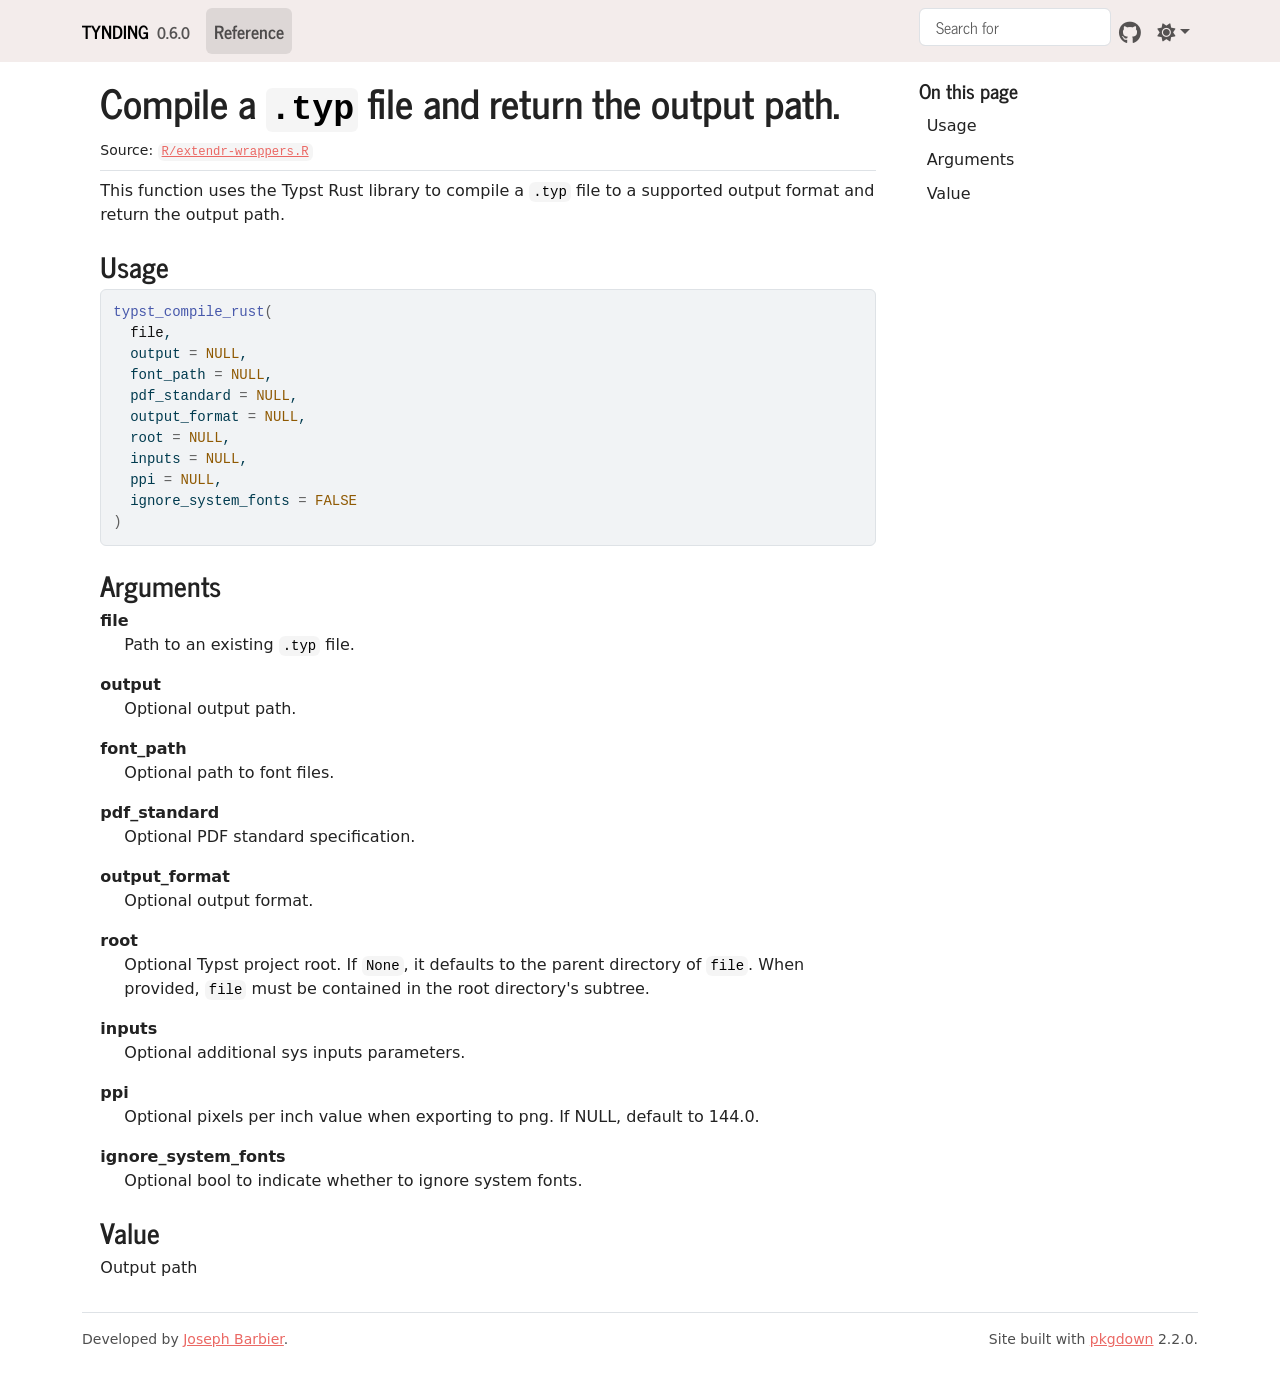
<file: reference/typst_compile_rust.html>
<!DOCTYPE html>
<!-- Generated by pkgdown: do not edit by hand --><html lang="en"><head><meta http-equiv="Content-Type" content="text/html; charset=UTF-8"><meta charset="utf-8"><meta http-equiv="X-UA-Compatible" content="IE=edge"><meta name="viewport" content="width=device-width, initial-scale=1, shrink-to-fit=no"><title>Compile a .typ file and return the output path. — typst_compile_rust • tynding</title><script src="../lightswitch.js"></script><script src="../deps/jquery-3.6.0/jquery-3.6.0.min.js"></script><meta name="viewport" content="width=device-width, initial-scale=1, shrink-to-fit=no"><link href="../deps/bootstrap-5.3.8/bootstrap.min.css" rel="stylesheet"><script src="../deps/bootstrap-5.3.8/bootstrap.bundle.min.js"></script><link href="../deps/font-awesome-6.5.2/css/all.min.css" rel="stylesheet"><link href="../deps/font-awesome-6.5.2/css/v4-shims.min.css" rel="stylesheet"><script src="../deps/headroom-0.11.0/headroom.min.js"></script><script src="../deps/headroom-0.11.0/jQuery.headroom.min.js"></script><script src="../deps/bootstrap-toc-1.0.1/bootstrap-toc.min.js"></script><script src="../deps/clipboard.js-2.0.11/clipboard.min.js"></script><script src="../deps/search-1.0.0/autocomplete.jquery.min.js"></script><script src="../deps/search-1.0.0/fuse.min.js"></script><script src="../deps/search-1.0.0/mark.min.js"></script><!-- pkgdown --><script src="../pkgdown.js"></script><meta property="og:title" content="Compile a .typ file and return the output path. — typst_compile_rust"><meta name="description" content="This function uses the Typst Rust library to compile a
.typ file to a supported output format and return the output path."><meta property="og:description" content="This function uses the Typst Rust library to compile a
.typ file to a supported output format and return the output path."></head><body>
    <a href="#main" class="visually-hidden-focusable">Skip to contents</a>


    <nav class="navbar navbar-expand-lg fixed-top " aria-label="Site navigation"><div class="container">

    <a class="navbar-brand me-2" href="../index.html">tynding</a>

    <small class="nav-text text-muted me-auto" data-bs-toggle="tooltip" data-bs-placement="bottom" title="">0.6.0</small>


    <button class="navbar-toggler" type="button" data-bs-toggle="collapse" data-bs-target="#navbar" aria-controls="navbar" aria-expanded="false" aria-label="Toggle navigation">
      <span class="navbar-toggler-icon"></span>
    </button>

    <div id="navbar" class="collapse navbar-collapse ms-3">
      <ul class="navbar-nav me-auto"><li class="active nav-item"><a class="nav-link" href="../reference/index.html">Reference</a></li>
      </ul><ul class="navbar-nav"><li class="nav-item"><form class="form-inline" role="search">
 <input class="form-control" type="search" name="search-input" id="search-input" autocomplete="off" aria-label="Search site" placeholder="Search for" data-search-index="../search.json"></form></li>
<li class="nav-item"><a class="external-link nav-link" href="https://github.com/y-sunflower/tynding/" aria-label="GitHub"><span class="fa fab fa-github fa-lg"></span></a></li>
<li class="nav-item dropdown">
  <button class="nav-link dropdown-toggle" type="button" id="dropdown-lightswitch" data-bs-toggle="dropdown" aria-expanded="false" aria-haspopup="true" aria-label="Light switch"><span class="fa fa-sun"></span></button>
  <ul class="dropdown-menu dropdown-menu-end" aria-labelledby="dropdown-lightswitch"><li><button class="dropdown-item" data-bs-theme-value="light"><span class="fa fa-sun"></span> Light</button></li>
    <li><button class="dropdown-item" data-bs-theme-value="dark"><span class="fa fa-moon"></span> Dark</button></li>
    <li><button class="dropdown-item" data-bs-theme-value="auto"><span class="fa fa-adjust"></span> Auto</button></li>
  </ul></li>
      </ul></div>


  </div>
</nav><div class="container template-reference-topic">
<div class="row">
  <main id="main" class="col-md-9"><div class="page-header">

      <h1>Compile a <code>.typ</code> file and return the output path.</h1>
      <small class="dont-index">Source: <a href="https://github.com/y-sunflower/tynding/blob/main/R/extendr-wrappers.R" class="external-link"><code>R/extendr-wrappers.R</code></a></small>
      <div class="d-none name"><code>typst_compile_rust.Rd</code></div>
    </div>

    <div class="ref-description section level2">
    <p>This function uses the Typst Rust library to compile a
<code>.typ</code> file to a supported output format and return the output path.</p>
    </div>

    <div class="section level2">
    <h2 id="ref-usage">Usage<a class="anchor" aria-label="anchor" href="#ref-usage"></a></h2>
    <div class="sourceCode"><pre class="sourceCode r"><code><span><span class="fu">typst_compile_rust</span><span class="op">(</span></span>
<span>  <span class="va">file</span>,</span>
<span>  output <span class="op">=</span> <span class="cn">NULL</span>,</span>
<span>  font_path <span class="op">=</span> <span class="cn">NULL</span>,</span>
<span>  pdf_standard <span class="op">=</span> <span class="cn">NULL</span>,</span>
<span>  output_format <span class="op">=</span> <span class="cn">NULL</span>,</span>
<span>  root <span class="op">=</span> <span class="cn">NULL</span>,</span>
<span>  inputs <span class="op">=</span> <span class="cn">NULL</span>,</span>
<span>  ppi <span class="op">=</span> <span class="cn">NULL</span>,</span>
<span>  ignore_system_fonts <span class="op">=</span> <span class="cn">FALSE</span></span>
<span><span class="op">)</span></span></code></pre></div>
    </div>

    <div class="section level2">
    <h2 id="arguments">Arguments<a class="anchor" aria-label="anchor" href="#arguments"></a></h2>


<dl><dt id="arg-file">file<a class="anchor" aria-label="anchor" href="#arg-file"></a></dt>
<dd><p>Path to an existing <code>.typ</code> file.</p></dd>


<dt id="arg-output">output<a class="anchor" aria-label="anchor" href="#arg-output"></a></dt>
<dd><p>Optional output path.</p></dd>


<dt id="arg-font-path">font_path<a class="anchor" aria-label="anchor" href="#arg-font-path"></a></dt>
<dd><p>Optional path to font files.</p></dd>


<dt id="arg-pdf-standard">pdf_standard<a class="anchor" aria-label="anchor" href="#arg-pdf-standard"></a></dt>
<dd><p>Optional PDF standard specification.</p></dd>


<dt id="arg-output-format">output_format<a class="anchor" aria-label="anchor" href="#arg-output-format"></a></dt>
<dd><p>Optional output format.</p></dd>


<dt id="arg-root">root<a class="anchor" aria-label="anchor" href="#arg-root"></a></dt>
<dd><p>Optional Typst project root. If <code>None</code>, it defaults to the parent
directory of <code>file</code>. When provided, <code>file</code> must be contained in the root
directory's subtree.</p></dd>


<dt id="arg-inputs">inputs<a class="anchor" aria-label="anchor" href="#arg-inputs"></a></dt>
<dd><p>Optional additional sys inputs parameters.</p></dd>


<dt id="arg-ppi">ppi<a class="anchor" aria-label="anchor" href="#arg-ppi"></a></dt>
<dd><p>Optional pixels per inch value when exporting to png. If NULL,
default to 144.0.</p></dd>


<dt id="arg-ignore-system-fonts">ignore_system_fonts<a class="anchor" aria-label="anchor" href="#arg-ignore-system-fonts"></a></dt>
<dd><p>Optional bool to indicate whether to ignore system
fonts.</p></dd>

</dl></div>
    <div class="section level2">
    <h2 id="value">Value<a class="anchor" aria-label="anchor" href="#value"></a></h2>
    <p>Output path</p>
    </div>

  </main><aside class="col-md-3"><nav id="toc" aria-label="Table of contents"><h2>On this page</h2>
    </nav></aside></div>


    <footer><div class="pkgdown-footer-left">
  <p>Developed by <a href="https://ysunflower.com/" class="external-link">Joseph Barbier</a>.</p>
</div>

<div class="pkgdown-footer-right">
  <p>Site built with <a href="https://pkgdown.r-lib.org/" class="external-link">pkgdown</a> 2.2.0.</p>
</div>

    </footer></div>





  </body></html>
</file>
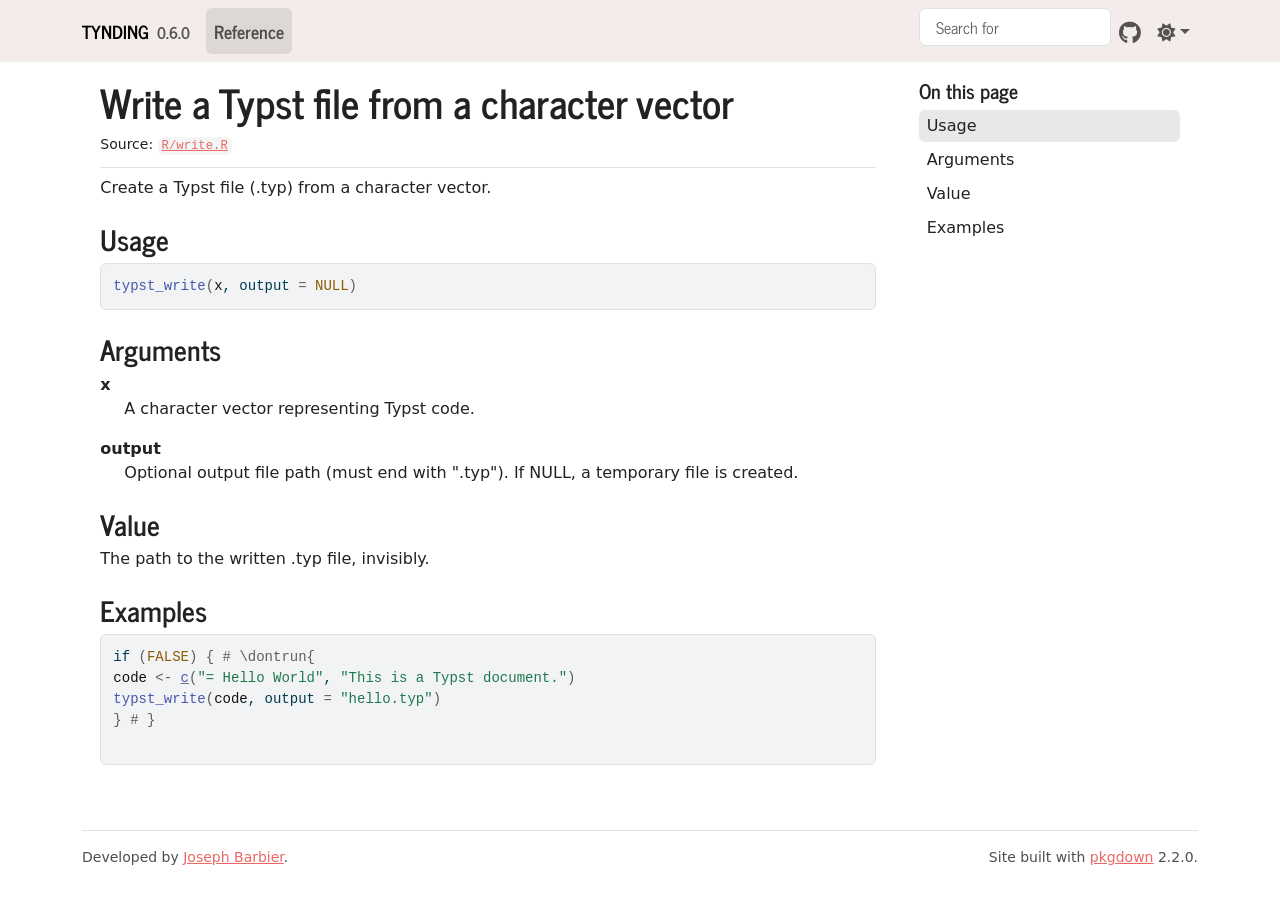
<file: reference/typst_write.html>
<!DOCTYPE html>
<!-- Generated by pkgdown: do not edit by hand --><html lang="en"><head><meta http-equiv="Content-Type" content="text/html; charset=UTF-8"><meta charset="utf-8"><meta http-equiv="X-UA-Compatible" content="IE=edge"><meta name="viewport" content="width=device-width, initial-scale=1, shrink-to-fit=no"><title>Write a Typst file from a character vector — typst_write • tynding</title><script src="../lightswitch.js"></script><script src="../deps/jquery-3.6.0/jquery-3.6.0.min.js"></script><meta name="viewport" content="width=device-width, initial-scale=1, shrink-to-fit=no"><link href="../deps/bootstrap-5.3.8/bootstrap.min.css" rel="stylesheet"><script src="../deps/bootstrap-5.3.8/bootstrap.bundle.min.js"></script><link href="../deps/font-awesome-6.5.2/css/all.min.css" rel="stylesheet"><link href="../deps/font-awesome-6.5.2/css/v4-shims.min.css" rel="stylesheet"><script src="../deps/headroom-0.11.0/headroom.min.js"></script><script src="../deps/headroom-0.11.0/jQuery.headroom.min.js"></script><script src="../deps/bootstrap-toc-1.0.1/bootstrap-toc.min.js"></script><script src="../deps/clipboard.js-2.0.11/clipboard.min.js"></script><script src="../deps/search-1.0.0/autocomplete.jquery.min.js"></script><script src="../deps/search-1.0.0/fuse.min.js"></script><script src="../deps/search-1.0.0/mark.min.js"></script><!-- pkgdown --><script src="../pkgdown.js"></script><meta property="og:title" content="Write a Typst file from a character vector — typst_write"><meta name="description" content="Create a Typst file (.typ) from a character vector."><meta property="og:description" content="Create a Typst file (.typ) from a character vector."></head><body>
    <a href="#main" class="visually-hidden-focusable">Skip to contents</a>


    <nav class="navbar navbar-expand-lg fixed-top " aria-label="Site navigation"><div class="container">

    <a class="navbar-brand me-2" href="../index.html">tynding</a>

    <small class="nav-text text-muted me-auto" data-bs-toggle="tooltip" data-bs-placement="bottom" title="">0.6.0</small>


    <button class="navbar-toggler" type="button" data-bs-toggle="collapse" data-bs-target="#navbar" aria-controls="navbar" aria-expanded="false" aria-label="Toggle navigation">
      <span class="navbar-toggler-icon"></span>
    </button>

    <div id="navbar" class="collapse navbar-collapse ms-3">
      <ul class="navbar-nav me-auto"><li class="active nav-item"><a class="nav-link" href="../reference/index.html">Reference</a></li>
      </ul><ul class="navbar-nav"><li class="nav-item"><form class="form-inline" role="search">
 <input class="form-control" type="search" name="search-input" id="search-input" autocomplete="off" aria-label="Search site" placeholder="Search for" data-search-index="../search.json"></form></li>
<li class="nav-item"><a class="external-link nav-link" href="https://github.com/y-sunflower/tynding/" aria-label="GitHub"><span class="fa fab fa-github fa-lg"></span></a></li>
<li class="nav-item dropdown">
  <button class="nav-link dropdown-toggle" type="button" id="dropdown-lightswitch" data-bs-toggle="dropdown" aria-expanded="false" aria-haspopup="true" aria-label="Light switch"><span class="fa fa-sun"></span></button>
  <ul class="dropdown-menu dropdown-menu-end" aria-labelledby="dropdown-lightswitch"><li><button class="dropdown-item" data-bs-theme-value="light"><span class="fa fa-sun"></span> Light</button></li>
    <li><button class="dropdown-item" data-bs-theme-value="dark"><span class="fa fa-moon"></span> Dark</button></li>
    <li><button class="dropdown-item" data-bs-theme-value="auto"><span class="fa fa-adjust"></span> Auto</button></li>
  </ul></li>
      </ul></div>


  </div>
</nav><div class="container template-reference-topic">
<div class="row">
  <main id="main" class="col-md-9"><div class="page-header">

      <h1>Write a Typst file from a character vector</h1>
      <small class="dont-index">Source: <a href="https://github.com/y-sunflower/tynding/blob/main/R/write.R" class="external-link"><code>R/write.R</code></a></small>
      <div class="d-none name"><code>typst_write.Rd</code></div>
    </div>

    <div class="ref-description section level2">
    <p>Create a Typst file (.typ) from a character vector.</p>
    </div>

    <div class="section level2">
    <h2 id="ref-usage">Usage<a class="anchor" aria-label="anchor" href="#ref-usage"></a></h2>
    <div class="sourceCode"><pre class="sourceCode r"><code><span><span class="fu">typst_write</span><span class="op">(</span><span class="va">x</span>, output <span class="op">=</span> <span class="cn">NULL</span><span class="op">)</span></span></code></pre></div>
    </div>

    <div class="section level2">
    <h2 id="arguments">Arguments<a class="anchor" aria-label="anchor" href="#arguments"></a></h2>


<dl><dt id="arg-x">x<a class="anchor" aria-label="anchor" href="#arg-x"></a></dt>
<dd><p>A character vector representing Typst code.</p></dd>


<dt id="arg-output">output<a class="anchor" aria-label="anchor" href="#arg-output"></a></dt>
<dd><p>Optional output file path (must end with ".typ"). If NULL, a temporary file is created.</p></dd>

</dl></div>
    <div class="section level2">
    <h2 id="value">Value<a class="anchor" aria-label="anchor" href="#value"></a></h2>
    <p>The path to the written .typ file, invisibly.</p>
    </div>

    <div class="section level2">
    <h2 id="ref-examples">Examples<a class="anchor" aria-label="anchor" href="#ref-examples"></a></h2>
    <div class="sourceCode"><pre class="sourceCode r"><code><span class="r-in"><span><span class="kw">if</span> <span class="op">(</span><span class="cn">FALSE</span><span class="op">)</span> <span class="op">{</span> <span class="co"># \dontrun{</span></span></span>
<span class="r-in"><span><span class="va">code</span> <span class="op">&lt;-</span> <span class="fu"><a href="https://rdrr.io/r/base/c.html" class="external-link">c</a></span><span class="op">(</span><span class="st">"= Hello World"</span>, <span class="st">"This is a Typst document."</span><span class="op">)</span></span></span>
<span class="r-in"><span><span class="fu">typst_write</span><span class="op">(</span><span class="va">code</span>, output <span class="op">=</span> <span class="st">"hello.typ"</span><span class="op">)</span></span></span>
<span class="r-in"><span><span class="op">}</span> <span class="co"># }</span></span></span>
<span class="r-in"><span></span></span>
</code></pre></div>
    </div>
  </main><aside class="col-md-3"><nav id="toc" aria-label="Table of contents"><h2>On this page</h2>
    </nav></aside></div>


    <footer><div class="pkgdown-footer-left">
  <p>Developed by <a href="https://ysunflower.com/" class="external-link">Joseph Barbier</a>.</p>
</div>

<div class="pkgdown-footer-right">
  <p>Site built with <a href="https://pkgdown.r-lib.org/" class="external-link">pkgdown</a> 2.2.0.</p>
</div>

    </footer></div>





  </body></html>
</file>
<file: deps/font-awesome-6.5.2/css/v4-shims.min.css>
/*!
 * Font Awesome Free 6.5.2 by @fontawesome - https://fontawesome.com
 * License - https://fontawesome.com/license/free (Icons: CC BY 4.0, Fonts: SIL OFL 1.1, Code: MIT License)
 * Copyright 2024 Fonticons, Inc.
 */
.fa.fa-glass:before{content:"\f000"}.fa.fa-envelope-o{font-family:"Font Awesome 6 Free";font-weight:400}.fa.fa-envelope-o:before{content:"\f0e0"}.fa.fa-star-o{font-family:"Font Awesome 6 Free";font-weight:400}.fa.fa-star-o:before{content:"\f005"}.fa.fa-close:before,.fa.fa-remove:before{content:"\f00d"}.fa.fa-gear:before{content:"\f013"}.fa.fa-trash-o{font-family:"Font Awesome 6 Free";font-weight:400}.fa.fa-trash-o:before{content:"\f2ed"}.fa.fa-home:before{content:"\f015"}.fa.fa-file-o{font-family:"Font Awesome 6 Free";font-weight:400}.fa.fa-file-o:before{content:"\f15b"}.fa.fa-clock-o{font-family:"Font Awesome 6 Free";font-weight:400}.fa.fa-clock-o:before{content:"\f017"}.fa.fa-arrow-circle-o-down{font-family:"Font Awesome 6 Free";font-weight:400}.fa.fa-arrow-circle-o-down:before{content:"\f358"}.fa.fa-arrow-circle-o-up{font-family:"Font Awesome 6 Free";font-weight:400}.fa.fa-arrow-circle-o-up:before{content:"\f35b"}.fa.fa-play-circle-o{font-family:"Font Awesome 6 Free";font-weight:400}.fa.fa-play-circle-o:before{content:"\f144"}.fa.fa-repeat:before,.fa.fa-rotate-right:before{content:"\f01e"}.fa.fa-refresh:before{content:"\f021"}.fa.fa-list-alt{font-family:"Font Awesome 6 Free";font-weight:400}.fa.fa-list-alt:before{content:"\f022"}.fa.fa-dedent:before{content:"\f03b"}.fa.fa-video-camera:before{content:"\f03d"}.fa.fa-picture-o{font-family:"Font Awesome 6 Free";font-weight:400}.fa.fa-picture-o:before{content:"\f03e"}.fa.fa-photo{font-family:"Font Awesome 6 Free";font-weight:400}.fa.fa-photo:before{content:"\f03e"}.fa.fa-image{font-family:"Font Awesome 6 Free";font-weight:400}.fa.fa-image:before{content:"\f03e"}.fa.fa-map-marker:before{content:"\f3c5"}.fa.fa-pencil-square-o{font-family:"Font Awesome 6 Free";font-weight:400}.fa.fa-pencil-square-o:before{content:"\f044"}.fa.fa-edit{font-family:"Font Awesome 6 Free";font-weight:400}.fa.fa-edit:before{content:"\f044"}.fa.fa-share-square-o:before{content:"\f14d"}.fa.fa-check-square-o{font-family:"Font Awesome 6 Free";font-weight:400}.fa.fa-check-square-o:before{content:"\f14a"}.fa.fa-arrows:before{content:"\f0b2"}.fa.fa-times-circle-o{font-family:"Font Awesome 6 Free";font-weight:400}.fa.fa-times-circle-o:before{content:"\f057"}.fa.fa-check-circle-o{font-family:"Font Awesome 6 Free";font-weight:400}.fa.fa-check-circle-o:before{content:"\f058"}.fa.fa-mail-forward:before{content:"\f064"}.fa.fa-expand:before{content:"\f424"}.fa.fa-compress:before{content:"\f422"}.fa.fa-eye,.fa.fa-eye-slash{font-family:"Font Awesome 6 Free";font-weight:400}.fa.fa-warning:before{content:"\f071"}.fa.fa-calendar:before{content:"\f073"}.fa.fa-arrows-v:before{content:"\f338"}.fa.fa-arrows-h:before{content:"\f337"}.fa.fa-bar-chart-o:before,.fa.fa-bar-chart:before{content:"\e0e3"}.fa.fa-twitter-square{font-family:"Font Awesome 6 Brands";font-weight:400}.fa.fa-twitter-square:before{content:"\f081"}.fa.fa-facebook-square{font-family:"Font Awesome 6 Brands";font-weight:400}.fa.fa-facebook-square:before{content:"\f082"}.fa.fa-gears:before{content:"\f085"}.fa.fa-thumbs-o-up{font-family:"Font Awesome 6 Free";font-weight:400}.fa.fa-thumbs-o-up:before{content:"\f164"}.fa.fa-thumbs-o-down{font-family:"Font Awesome 6 Free";font-weight:400}.fa.fa-thumbs-o-down:before{content:"\f165"}.fa.fa-heart-o{font-family:"Font Awesome 6 Free";font-weight:400}.fa.fa-heart-o:before{content:"\f004"}.fa.fa-sign-out:before{content:"\f2f5"}.fa.fa-linkedin-square{font-family:"Font Awesome 6 Brands";font-weight:400}.fa.fa-linkedin-square:before{content:"\f08c"}.fa.fa-thumb-tack:before{content:"\f08d"}.fa.fa-external-link:before{content:"\f35d"}.fa.fa-sign-in:before{content:"\f2f6"}.fa.fa-github-square{font-family:"Font Awesome 6 Brands";font-weight:400}.fa.fa-github-square:before{content:"\f092"}.fa.fa-lemon-o{font-family:"Font Awesome 6 Free";font-weight:400}.fa.fa-lemon-o:before{content:"\f094"}.fa.fa-square-o{font-family:"Font Awesome 6 Free";font-weight:400}.fa.fa-square-o:before{content:"\f0c8"}.fa.fa-bookmark-o{font-family:"Font Awesome 6 Free";font-weight:400}.fa.fa-bookmark-o:before{content:"\f02e"}.fa.fa-facebook,.fa.fa-twitter{font-family:"Font Awesome 6 Brands";font-weight:400}.fa.fa-facebook:before{content:"\f39e"}.fa.fa-facebook-f{font-family:"Font Awesome 6 Brands";font-weight:400}.fa.fa-facebook-f:before{content:"\f39e"}.fa.fa-github{font-family:"Font Awesome 6 Brands";font-weight:400}.fa.fa-credit-card{font-family:"Font Awesome 6 Free";font-weight:400}.fa.fa-feed:before{content:"\f09e"}.fa.fa-hdd-o{font-family:"Font Awesome 6 Free";font-weight:400}.fa.fa-hdd-o:before{content:"\f0a0"}.fa.fa-hand-o-right{font-family:"Font Awesome 6 Free";font-weight:400}.fa.fa-hand-o-right:before{content:"\f0a4"}.fa.fa-hand-o-left{font-family:"Font Awesome 6 Free";font-weight:400}.fa.fa-hand-o-left:before{content:"\f0a5"}.fa.fa-hand-o-up{font-family:"Font Awesome 6 Free";font-weight:400}.fa.fa-hand-o-up:before{content:"\f0a6"}.fa.fa-hand-o-down{font-family:"Font Awesome 6 Free";font-weight:400}.fa.fa-hand-o-down:before{content:"\f0a7"}.fa.fa-globe:before{content:"\f57d"}.fa.fa-tasks:before{content:"\f828"}.fa.fa-arrows-alt:before{content:"\f31e"}.fa.fa-group:before{content:"\f0c0"}.fa.fa-chain:before{content:"\f0c1"}.fa.fa-cut:before{content:"\f0c4"}.fa.fa-files-o{font-family:"Font Awesome 6 Free";font-weight:400}.fa.fa-files-o:before{content:"\f0c5"}.fa.fa-floppy-o{font-family:"Font Awesome 6 Free";font-weight:400}.fa.fa-floppy-o:before{content:"\f0c7"}.fa.fa-save{font-family:"Font Awesome 6 Free";font-weight:400}.fa.fa-save:before{content:"\f0c7"}.fa.fa-navicon:before,.fa.fa-reorder:before{content:"\f0c9"}.fa.fa-magic:before{content:"\e2ca"}.fa.fa-pinterest,.fa.fa-pinterest-square{font-family:"Font Awesome 6 Brands";font-weight:400}.fa.fa-pinterest-square:before{content:"\f0d3"}.fa.fa-google-plus-square{font-family:"Font Awesome 6 Brands";font-weight:400}.fa.fa-google-plus-square:before{content:"\f0d4"}.fa.fa-google-plus{font-family:"Font Awesome 6 Brands";font-weight:400}.fa.fa-google-plus:before{content:"\f0d5"}.fa.fa-money:before{content:"\f3d1"}.fa.fa-unsorted:before{content:"\f0dc"}.fa.fa-sort-desc:before{content:"\f0dd"}.fa.fa-sort-asc:before{content:"\f0de"}.fa.fa-linkedin{font-family:"Font Awesome 6 Brands";font-weight:400}.fa.fa-linkedin:before{content:"\f0e1"}.fa.fa-rotate-left:before{content:"\f0e2"}.fa.fa-legal:before{content:"\f0e3"}.fa.fa-dashboard:before,.fa.fa-tachometer:before{content:"\f625"}.fa.fa-comment-o{font-family:"Font Awesome 6 Free";font-weight:400}.fa.fa-comment-o:before{content:"\f075"}.fa.fa-comments-o{font-family:"Font Awesome 6 Free";font-weight:400}.fa.fa-comments-o:before{content:"\f086"}.fa.fa-flash:before{content:"\f0e7"}.fa.fa-clipboard:before{content:"\f0ea"}.fa.fa-lightbulb-o{font-family:"Font Awesome 6 Free";font-weight:400}.fa.fa-lightbulb-o:before{content:"\f0eb"}.fa.fa-exchange:before{content:"\f362"}.fa.fa-cloud-download:before{content:"\f0ed"}.fa.fa-cloud-upload:before{content:"\f0ee"}.fa.fa-bell-o{font-family:"Font Awesome 6 Free";font-weight:400}.fa.fa-bell-o:before{content:"\f0f3"}.fa.fa-cutlery:before{content:"\f2e7"}.fa.fa-file-text-o{font-family:"Font Awesome 6 Free";font-weight:400}.fa.fa-file-text-o:before{content:"\f15c"}.fa.fa-building-o{font-family:"Font Awesome 6 Free";font-weight:400}.fa.fa-building-o:before{content:"\f1ad"}.fa.fa-hospital-o{font-family:"Font Awesome 6 Free";font-weight:400}.fa.fa-hospital-o:before{content:"\f0f8"}.fa.fa-tablet:before{content:"\f3fa"}.fa.fa-mobile-phone:before,.fa.fa-mobile:before{content:"\f3cd"}.fa.fa-circle-o{font-family:"Font Awesome 6 Free";font-weight:400}.fa.fa-circle-o:before{content:"\f111"}.fa.fa-mail-reply:before{content:"\f3e5"}.fa.fa-github-alt{font-family:"Font Awesome 6 Brands";font-weight:400}.fa.fa-folder-o{font-family:"Font Awesome 6 Free";font-weight:400}.fa.fa-folder-o:before{content:"\f07b"}.fa.fa-folder-open-o{font-family:"Font Awesome 6 Free";font-weight:400}.fa.fa-folder-open-o:before{content:"\f07c"}.fa.fa-smile-o{font-family:"Font Awesome 6 Free";font-weight:400}.fa.fa-smile-o:before{content:"\f118"}.fa.fa-frown-o{font-family:"Font Awesome 6 Free";font-weight:400}.fa.fa-frown-o:before{content:"\f119"}.fa.fa-meh-o{font-family:"Font Awesome 6 Free";font-weight:400}.fa.fa-meh-o:before{content:"\f11a"}.fa.fa-keyboard-o{font-family:"Font Awesome 6 Free";font-weight:400}.fa.fa-keyboard-o:before{content:"\f11c"}.fa.fa-flag-o{font-family:"Font Awesome 6 Free";font-weight:400}.fa.fa-flag-o:before{content:"\f024"}.fa.fa-mail-reply-all:before{content:"\f122"}.fa.fa-star-half-o{font-family:"Font Awesome 6 Free";font-weight:400}.fa.fa-star-half-o:before{content:"\f5c0"}.fa.fa-star-half-empty{font-family:"Font Awesome 6 Free";font-weight:400}.fa.fa-star-half-empty:before{content:"\f5c0"}.fa.fa-star-half-full{font-family:"Font Awesome 6 Free";font-weight:400}.fa.fa-star-half-full:before{content:"\f5c0"}.fa.fa-code-fork:before{content:"\f126"}.fa.fa-chain-broken:before,.fa.fa-unlink:before{content:"\f127"}.fa.fa-calendar-o{font-family:"Font Awesome 6 Free";font-weight:400}.fa.fa-calendar-o:before{content:"\f133"}.fa.fa-css3,.fa.fa-html5,.fa.fa-maxcdn{font-family:"Font Awesome 6 Brands";font-weight:400}.fa.fa-unlock-alt:before{content:"\f09c"}.fa.fa-minus-square-o{font-family:"Font Awesome 6 Free";font-weight:400}.fa.fa-minus-square-o:before{content:"\f146"}.fa.fa-level-up:before{content:"\f3bf"}.fa.fa-level-down:before{content:"\f3be"}.fa.fa-pencil-square:before{content:"\f14b"}.fa.fa-external-link-square:before{content:"\f360"}.fa.fa-compass{font-family:"Font Awesome 6 Free";font-weight:400}.fa.fa-caret-square-o-down{font-family:"Font Awesome 6 Free";font-weight:400}.fa.fa-caret-square-o-down:before{content:"\f150"}.fa.fa-toggle-down{font-family:"Font Awesome 6 Free";font-weight:400}.fa.fa-toggle-down:before{content:"\f150"}.fa.fa-caret-square-o-up{font-family:"Font Awesome 6 Free";font-weight:400}.fa.fa-caret-square-o-up:before{content:"\f151"}.fa.fa-toggle-up{font-family:"Font Awesome 6 Free";font-weight:400}.fa.fa-toggle-up:before{content:"\f151"}.fa.fa-caret-square-o-right{font-family:"Font Awesome 6 Free";font-weight:400}.fa.fa-caret-square-o-right:before{content:"\f152"}.fa.fa-toggle-right{font-family:"Font Awesome 6 Free";font-weight:400}.fa.fa-toggle-right:before{content:"\f152"}.fa.fa-eur:before,.fa.fa-euro:before{content:"\f153"}.fa.fa-gbp:before{content:"\f154"}.fa.fa-dollar:before,.fa.fa-usd:before{content:"\24"}.fa.fa-inr:before,.fa.fa-rupee:before{content:"\e1bc"}.fa.fa-cny:before,.fa.fa-jpy:before,.fa.fa-rmb:before,.fa.fa-yen:before{content:"\f157"}.fa.fa-rouble:before,.fa.fa-rub:before,.fa.fa-ruble:before{content:"\f158"}.fa.fa-krw:before,.fa.fa-won:before{content:"\f159"}.fa.fa-bitcoin,.fa.fa-btc{font-family:"Font Awesome 6 Brands";font-weight:400}.fa.fa-bitcoin:before{content:"\f15a"}.fa.fa-file-text:before{content:"\f15c"}.fa.fa-sort-alpha-asc:before{content:"\f15d"}.fa.fa-sort-alpha-desc:before{content:"\f881"}.fa.fa-sort-amount-asc:before{content:"\f884"}.fa.fa-sort-amount-desc:before{content:"\f160"}.fa.fa-sort-numeric-asc:before{content:"\f162"}.fa.fa-sort-numeric-desc:before{content:"\f886"}.fa.fa-youtube-square{font-family:"Font Awesome 6 Brands";font-weight:400}.fa.fa-youtube-square:before{content:"\f431"}.fa.fa-xing,.fa.fa-xing-square,.fa.fa-youtube{font-family:"Font Awesome 6 Brands";font-weight:400}.fa.fa-xing-square:before{content:"\f169"}.fa.fa-youtube-play{font-family:"Font Awesome 6 Brands";font-weight:400}.fa.fa-youtube-play:before{content:"\f167"}.fa.fa-adn,.fa.fa-bitbucket,.fa.fa-bitbucket-square,.fa.fa-dropbox,.fa.fa-flickr,.fa.fa-instagram,.fa.fa-stack-overflow{font-family:"Font Awesome 6 Brands";font-weight:400}.fa.fa-bitbucket-square:before{content:"\f171"}.fa.fa-tumblr,.fa.fa-tumblr-square{font-family:"Font Awesome 6 Brands";font-weight:400}.fa.fa-tumblr-square:before{content:"\f174"}.fa.fa-long-arrow-down:before{content:"\f309"}.fa.fa-long-arrow-up:before{content:"\f30c"}.fa.fa-long-arrow-left:before{content:"\f30a"}.fa.fa-long-arrow-right:before{content:"\f30b"}.fa.fa-android,.fa.fa-apple,.fa.fa-dribbble,.fa.fa-foursquare,.fa.fa-gittip,.fa.fa-gratipay,.fa.fa-linux,.fa.fa-skype,.fa.fa-trello,.fa.fa-windows{font-family:"Font Awesome 6 Brands";font-weight:400}.fa.fa-gittip:before{content:"\f184"}.fa.fa-sun-o{font-family:"Font Awesome 6 Free";font-weight:400}.fa.fa-sun-o:before{content:"\f185"}.fa.fa-moon-o{font-family:"Font Awesome 6 Free";font-weight:400}.fa.fa-moon-o:before{content:"\f186"}.fa.fa-pagelines,.fa.fa-renren,.fa.fa-stack-exchange,.fa.fa-vk,.fa.fa-weibo{font-family:"Font Awesome 6 Brands";font-weight:400}.fa.fa-arrow-circle-o-right{font-family:"Font Awesome 6 Free";font-weight:400}.fa.fa-arrow-circle-o-right:before{content:"\f35a"}.fa.fa-arrow-circle-o-left{font-family:"Font Awesome 6 Free";font-weight:400}.fa.fa-arrow-circle-o-left:before{content:"\f359"}.fa.fa-caret-square-o-left{font-family:"Font Awesome 6 Free";font-weight:400}.fa.fa-caret-square-o-left:before{content:"\f191"}.fa.fa-toggle-left{font-family:"Font Awesome 6 Free";font-weight:400}.fa.fa-toggle-left:before{content:"\f191"}.fa.fa-dot-circle-o{font-family:"Font Awesome 6 Free";font-weight:400}.fa.fa-dot-circle-o:before{content:"\f192"}.fa.fa-vimeo-square{font-family:"Font Awesome 6 Brands";font-weight:400}.fa.fa-vimeo-square:before{content:"\f194"}.fa.fa-try:before,.fa.fa-turkish-lira:before{content:"\e2bb"}.fa.fa-plus-square-o{font-family:"Font Awesome 6 Free";font-weight:400}.fa.fa-plus-square-o:before{content:"\f0fe"}.fa.fa-openid,.fa.fa-slack,.fa.fa-wordpress{font-family:"Font Awesome 6 Brands";font-weight:400}.fa.fa-bank:before,.fa.fa-institution:before{content:"\f19c"}.fa.fa-mortar-board:before{content:"\f19d"}.fa.fa-google,.fa.fa-reddit,.fa.fa-reddit-square,.fa.fa-yahoo{font-family:"Font Awesome 6 Brands";font-weight:400}.fa.fa-reddit-square:before{content:"\f1a2"}.fa.fa-behance,.fa.fa-behance-square,.fa.fa-delicious,.fa.fa-digg,.fa.fa-drupal,.fa.fa-joomla,.fa.fa-pied-piper-alt,.fa.fa-pied-piper-pp,.fa.fa-stumbleupon,.fa.fa-stumbleupon-circle{font-family:"Font Awesome 6 Brands";font-weight:400}.fa.fa-behance-square:before{content:"\f1b5"}.fa.fa-steam,.fa.fa-steam-square{font-family:"Font Awesome 6 Brands";font-weight:400}.fa.fa-steam-square:before{content:"\f1b7"}.fa.fa-automobile:before{content:"\f1b9"}.fa.fa-cab:before{content:"\f1ba"}.fa.fa-deviantart,.fa.fa-soundcloud,.fa.fa-spotify{font-family:"Font Awesome 6 Brands";font-weight:400}.fa.fa-file-pdf-o{font-family:"Font Awesome 6 Free";font-weight:400}.fa.fa-file-pdf-o:before{content:"\f1c1"}.fa.fa-file-word-o{font-family:"Font Awesome 6 Free";font-weight:400}.fa.fa-file-word-o:before{content:"\f1c2"}.fa.fa-file-excel-o{font-family:"Font Awesome 6 Free";font-weight:400}.fa.fa-file-excel-o:before{content:"\f1c3"}.fa.fa-file-powerpoint-o{font-family:"Font Awesome 6 Free";font-weight:400}.fa.fa-file-powerpoint-o:before{content:"\f1c4"}.fa.fa-file-image-o{font-family:"Font Awesome 6 Free";font-weight:400}.fa.fa-file-image-o:before{content:"\f1c5"}.fa.fa-file-photo-o{font-family:"Font Awesome 6 Free";font-weight:400}.fa.fa-file-photo-o:before{content:"\f1c5"}.fa.fa-file-picture-o{font-family:"Font Awesome 6 Free";font-weight:400}.fa.fa-file-picture-o:before{content:"\f1c5"}.fa.fa-file-archive-o{font-family:"Font Awesome 6 Free";font-weight:400}.fa.fa-file-archive-o:before{content:"\f1c6"}.fa.fa-file-zip-o{font-family:"Font Awesome 6 Free";font-weight:400}.fa.fa-file-zip-o:before{content:"\f1c6"}.fa.fa-file-audio-o{font-family:"Font Awesome 6 Free";font-weight:400}.fa.fa-file-audio-o:before{content:"\f1c7"}.fa.fa-file-sound-o{font-family:"Font Awesome 6 Free";font-weight:400}.fa.fa-file-sound-o:before{content:"\f1c7"}.fa.fa-file-video-o{font-family:"Font Awesome 6 Free";font-weight:400}.fa.fa-file-video-o:before{content:"\f1c8"}.fa.fa-file-movie-o{font-family:"Font Awesome 6 Free";font-weight:400}.fa.fa-file-movie-o:before{content:"\f1c8"}.fa.fa-file-code-o{font-family:"Font Awesome 6 Free";font-weight:400}.fa.fa-file-code-o:before{content:"\f1c9"}.fa.fa-codepen,.fa.fa-jsfiddle,.fa.fa-vine{font-family:"Font Awesome 6 Brands";font-weight:400}.fa.fa-life-bouy:before,.fa.fa-life-buoy:before,.fa.fa-life-saver:before,.fa.fa-support:before{content:"\f1cd"}.fa.fa-circle-o-notch:before{content:"\f1ce"}.fa.fa-ra,.fa.fa-rebel{font-family:"Font Awesome 6 Brands";font-weight:400}.fa.fa-ra:before{content:"\f1d0"}.fa.fa-resistance{font-family:"Font Awesome 6 Brands";font-weight:400}.fa.fa-resistance:before{content:"\f1d0"}.fa.fa-empire,.fa.fa-ge{font-family:"Font Awesome 6 Brands";font-weight:400}.fa.fa-ge:before{content:"\f1d1"}.fa.fa-git-square{font-family:"Font Awesome 6 Brands";font-weight:400}.fa.fa-git-square:before{content:"\f1d2"}.fa.fa-git,.fa.fa-hacker-news,.fa.fa-y-combinator-square{font-family:"Font Awesome 6 Brands";font-weight:400}.fa.fa-y-combinator-square:before{content:"\f1d4"}.fa.fa-yc-square{font-family:"Font Awesome 6 Brands";font-weight:400}.fa.fa-yc-square:before{content:"\f1d4"}.fa.fa-qq,.fa.fa-tencent-weibo,.fa.fa-wechat,.fa.fa-weixin{font-family:"Font Awesome 6 Brands";font-weight:400}.fa.fa-wechat:before{content:"\f1d7"}.fa.fa-send:before{content:"\f1d8"}.fa.fa-paper-plane-o{font-family:"Font Awesome 6 Free";font-weight:400}.fa.fa-paper-plane-o:before{content:"\f1d8"}.fa.fa-send-o{font-family:"Font Awesome 6 Free";font-weight:400}.fa.fa-send-o:before{content:"\f1d8"}.fa.fa-circle-thin{font-family:"Font Awesome 6 Free";font-weight:400}.fa.fa-circle-thin:before{content:"\f111"}.fa.fa-header:before{content:"\f1dc"}.fa.fa-futbol-o{font-family:"Font Awesome 6 Free";font-weight:400}.fa.fa-futbol-o:before{content:"\f1e3"}.fa.fa-soccer-ball-o{font-family:"Font Awesome 6 Free";font-weight:400}.fa.fa-soccer-ball-o:before{content:"\f1e3"}.fa.fa-slideshare,.fa.fa-twitch,.fa.fa-yelp{font-family:"Font Awesome 6 Brands";font-weight:400}.fa.fa-newspaper-o{font-family:"Font Awesome 6 Free";font-weight:400}.fa.fa-newspaper-o:before{content:"\f1ea"}.fa.fa-cc-amex,.fa.fa-cc-discover,.fa.fa-cc-mastercard,.fa.fa-cc-paypal,.fa.fa-cc-stripe,.fa.fa-cc-visa,.fa.fa-google-wallet,.fa.fa-paypal{font-family:"Font Awesome 6 Brands";font-weight:400}.fa.fa-bell-slash-o{font-family:"Font Awesome 6 Free";font-weight:400}.fa.fa-bell-slash-o:before{content:"\f1f6"}.fa.fa-trash:before{content:"\f2ed"}.fa.fa-copyright{font-family:"Font Awesome 6 Free";font-weight:400}.fa.fa-eyedropper:before{content:"\f1fb"}.fa.fa-area-chart:before{content:"\f1fe"}.fa.fa-pie-chart:before{content:"\f200"}.fa.fa-line-chart:before{content:"\f201"}.fa.fa-lastfm,.fa.fa-lastfm-square{font-family:"Font Awesome 6 Brands";font-weight:400}.fa.fa-lastfm-square:before{content:"\f203"}.fa.fa-angellist,.fa.fa-ioxhost{font-family:"Font Awesome 6 Brands";font-weight:400}.fa.fa-cc{font-family:"Font Awesome 6 Free";font-weight:400}.fa.fa-cc:before{content:"\f20a"}.fa.fa-ils:before,.fa.fa-shekel:before,.fa.fa-sheqel:before{content:"\f20b"}.fa.fa-buysellads,.fa.fa-connectdevelop,.fa.fa-dashcube,.fa.fa-forumbee,.fa.fa-leanpub,.fa.fa-sellsy,.fa.fa-shirtsinbulk,.fa.fa-simplybuilt,.fa.fa-skyatlas{font-family:"Font Awesome 6 Brands";font-weight:400}.fa.fa-diamond{font-family:"Font Awesome 6 Free";font-weight:400}.fa.fa-diamond:before{content:"\f3a5"}.fa.fa-intersex:before,.fa.fa-transgender:before{content:"\f224"}.fa.fa-transgender-alt:before{content:"\f225"}.fa.fa-facebook-official{font-family:"Font Awesome 6 Brands";font-weight:400}.fa.fa-facebook-official:before{content:"\f09a"}.fa.fa-pinterest-p,.fa.fa-whatsapp{font-family:"Font Awesome 6 Brands";font-weight:400}.fa.fa-hotel:before{content:"\f236"}.fa.fa-medium,.fa.fa-viacoin,.fa.fa-y-combinator,.fa.fa-yc{font-family:"Font Awesome 6 Brands";font-weight:400}.fa.fa-yc:before{content:"\f23b"}.fa.fa-expeditedssl,.fa.fa-opencart,.fa.fa-optin-monster{font-family:"Font Awesome 6 Brands";font-weight:400}.fa.fa-battery-4:before,.fa.fa-battery:before{content:"\f240"}.fa.fa-battery-3:before{content:"\f241"}.fa.fa-battery-2:before{content:"\f242"}.fa.fa-battery-1:before{content:"\f243"}.fa.fa-battery-0:before{content:"\f244"}.fa.fa-object-group,.fa.fa-object-ungroup,.fa.fa-sticky-note-o{font-family:"Font Awesome 6 Free";font-weight:400}.fa.fa-sticky-note-o:before{content:"\f249"}.fa.fa-cc-diners-club,.fa.fa-cc-jcb{font-family:"Font Awesome 6 Brands";font-weight:400}.fa.fa-clone{font-family:"Font Awesome 6 Free";font-weight:400}.fa.fa-hourglass-o:before{content:"\f254"}.fa.fa-hourglass-1:before{content:"\f251"}.fa.fa-hourglass-2:before{content:"\f252"}.fa.fa-hourglass-3:before{content:"\f253"}.fa.fa-hand-rock-o{font-family:"Font Awesome 6 Free";font-weight:400}.fa.fa-hand-rock-o:before{content:"\f255"}.fa.fa-hand-grab-o{font-family:"Font Awesome 6 Free";font-weight:400}.fa.fa-hand-grab-o:before{content:"\f255"}.fa.fa-hand-paper-o{font-family:"Font Awesome 6 Free";font-weight:400}.fa.fa-hand-paper-o:before{content:"\f256"}.fa.fa-hand-stop-o{font-family:"Font Awesome 6 Free";font-weight:400}.fa.fa-hand-stop-o:before{content:"\f256"}.fa.fa-hand-scissors-o{font-family:"Font Awesome 6 Free";font-weight:400}.fa.fa-hand-scissors-o:before{content:"\f257"}.fa.fa-hand-lizard-o{font-family:"Font Awesome 6 Free";font-weight:400}.fa.fa-hand-lizard-o:before{content:"\f258"}.fa.fa-hand-spock-o{font-family:"Font Awesome 6 Free";font-weight:400}.fa.fa-hand-spock-o:before{content:"\f259"}.fa.fa-hand-pointer-o{font-family:"Font Awesome 6 Free";font-weight:400}.fa.fa-hand-pointer-o:before{content:"\f25a"}.fa.fa-hand-peace-o{font-family:"Font Awesome 6 Free";font-weight:400}.fa.fa-hand-peace-o:before{content:"\f25b"}.fa.fa-registered{font-family:"Font Awesome 6 Free";font-weight:400}.fa.fa-creative-commons,.fa.fa-gg,.fa.fa-gg-circle,.fa.fa-odnoklassniki,.fa.fa-odnoklassniki-square{font-family:"Font Awesome 6 Brands";font-weight:400}.fa.fa-odnoklassniki-square:before{content:"\f264"}.fa.fa-chrome,.fa.fa-firefox,.fa.fa-get-pocket,.fa.fa-internet-explorer,.fa.fa-opera,.fa.fa-safari,.fa.fa-wikipedia-w{font-family:"Font Awesome 6 Brands";font-weight:400}.fa.fa-television:before{content:"\f26c"}.fa.fa-500px,.fa.fa-amazon,.fa.fa-contao{font-family:"Font Awesome 6 Brands";font-weight:400}.fa.fa-calendar-plus-o{font-family:"Font Awesome 6 Free";font-weight:400}.fa.fa-calendar-plus-o:before{content:"\f271"}.fa.fa-calendar-minus-o{font-family:"Font Awesome 6 Free";font-weight:400}.fa.fa-calendar-minus-o:before{content:"\f272"}.fa.fa-calendar-times-o{font-family:"Font Awesome 6 Free";font-weight:400}.fa.fa-calendar-times-o:before{content:"\f273"}.fa.fa-calendar-check-o{font-family:"Font Awesome 6 Free";font-weight:400}.fa.fa-calendar-check-o:before{content:"\f274"}.fa.fa-map-o{font-family:"Font Awesome 6 Free";font-weight:400}.fa.fa-map-o:before{content:"\f279"}.fa.fa-commenting:before{content:"\f4ad"}.fa.fa-commenting-o{font-family:"Font Awesome 6 Free";font-weight:400}.fa.fa-commenting-o:before{content:"\f4ad"}.fa.fa-houzz,.fa.fa-vimeo{font-family:"Font Awesome 6 Brands";font-weight:400}.fa.fa-vimeo:before{content:"\f27d"}.fa.fa-black-tie,.fa.fa-edge,.fa.fa-fonticons,.fa.fa-reddit-alien{font-family:"Font Awesome 6 Brands";font-weight:400}.fa.fa-credit-card-alt:before{content:"\f09d"}.fa.fa-codiepie,.fa.fa-fort-awesome,.fa.fa-mixcloud,.fa.fa-modx,.fa.fa-product-hunt,.fa.fa-scribd,.fa.fa-usb{font-family:"Font Awesome 6 Brands";font-weight:400}.fa.fa-pause-circle-o{font-family:"Font Awesome 6 Free";font-weight:400}.fa.fa-pause-circle-o:before{content:"\f28b"}.fa.fa-stop-circle-o{font-family:"Font Awesome 6 Free";font-weight:400}.fa.fa-stop-circle-o:before{content:"\f28d"}.fa.fa-bluetooth,.fa.fa-bluetooth-b,.fa.fa-envira,.fa.fa-gitlab,.fa.fa-wheelchair-alt,.fa.fa-wpbeginner,.fa.fa-wpforms{font-family:"Font Awesome 6 Brands";font-weight:400}.fa.fa-wheelchair-alt:before{content:"\f368"}.fa.fa-question-circle-o{font-family:"Font Awesome 6 Free";font-weight:400}.fa.fa-question-circle-o:before{content:"\f059"}.fa.fa-volume-control-phone:before{content:"\f2a0"}.fa.fa-asl-interpreting:before{content:"\f2a3"}.fa.fa-deafness:before,.fa.fa-hard-of-hearing:before{content:"\f2a4"}.fa.fa-glide,.fa.fa-glide-g{font-family:"Font Awesome 6 Brands";font-weight:400}.fa.fa-signing:before{content:"\f2a7"}.fa.fa-viadeo,.fa.fa-viadeo-square{font-family:"Font Awesome 6 Brands";font-weight:400}.fa.fa-viadeo-square:before{content:"\f2aa"}.fa.fa-snapchat,.fa.fa-snapchat-ghost{font-family:"Font Awesome 6 Brands";font-weight:400}.fa.fa-snapchat-ghost:before{content:"\f2ab"}.fa.fa-snapchat-square{font-family:"Font Awesome 6 Brands";font-weight:400}.fa.fa-snapchat-square:before{content:"\f2ad"}.fa.fa-first-order,.fa.fa-google-plus-official,.fa.fa-pied-piper,.fa.fa-themeisle,.fa.fa-yoast{font-family:"Font Awesome 6 Brands";font-weight:400}.fa.fa-google-plus-official:before{content:"\f2b3"}.fa.fa-google-plus-circle{font-family:"Font Awesome 6 Brands";font-weight:400}.fa.fa-google-plus-circle:before{content:"\f2b3"}.fa.fa-fa,.fa.fa-font-awesome{font-family:"Font Awesome 6 Brands";font-weight:400}.fa.fa-fa:before{content:"\f2b4"}.fa.fa-handshake-o{font-family:"Font Awesome 6 Free";font-weight:400}.fa.fa-handshake-o:before{content:"\f2b5"}.fa.fa-envelope-open-o{font-family:"Font Awesome 6 Free";font-weight:400}.fa.fa-envelope-open-o:before{content:"\f2b6"}.fa.fa-linode{font-family:"Font Awesome 6 Brands";font-weight:400}.fa.fa-address-book-o{font-family:"Font Awesome 6 Free";font-weight:400}.fa.fa-address-book-o:before{content:"\f2b9"}.fa.fa-vcard:before{content:"\f2bb"}.fa.fa-address-card-o{font-family:"Font Awesome 6 Free";font-weight:400}.fa.fa-address-card-o:before{content:"\f2bb"}.fa.fa-vcard-o{font-family:"Font Awesome 6 Free";font-weight:400}.fa.fa-vcard-o:before{content:"\f2bb"}.fa.fa-user-circle-o{font-family:"Font Awesome 6 Free";font-weight:400}.fa.fa-user-circle-o:before{content:"\f2bd"}.fa.fa-user-o{font-family:"Font Awesome 6 Free";font-weight:400}.fa.fa-user-o:before{content:"\f007"}.fa.fa-id-badge{font-family:"Font Awesome 6 Free";font-weight:400}.fa.fa-drivers-license:before{content:"\f2c2"}.fa.fa-id-card-o{font-family:"Font Awesome 6 Free";font-weight:400}.fa.fa-id-card-o:before{content:"\f2c2"}.fa.fa-drivers-license-o{font-family:"Font Awesome 6 Free";font-weight:400}.fa.fa-drivers-license-o:before{content:"\f2c2"}.fa.fa-free-code-camp,.fa.fa-quora,.fa.fa-telegram{font-family:"Font Awesome 6 Brands";font-weight:400}.fa.fa-thermometer-4:before,.fa.fa-thermometer:before{content:"\f2c7"}.fa.fa-thermometer-3:before{content:"\f2c8"}.fa.fa-thermometer-2:before{content:"\f2c9"}.fa.fa-thermometer-1:before{content:"\f2ca"}.fa.fa-thermometer-0:before{content:"\f2cb"}.fa.fa-bathtub:before,.fa.fa-s15:before{content:"\f2cd"}.fa.fa-window-maximize,.fa.fa-window-restore{font-family:"Font Awesome 6 Free";font-weight:400}.fa.fa-times-rectangle:before{content:"\f410"}.fa.fa-window-close-o{font-family:"Font Awesome 6 Free";font-weight:400}.fa.fa-window-close-o:before{content:"\f410"}.fa.fa-times-rectangle-o{font-family:"Font Awesome 6 Free";font-weight:400}.fa.fa-times-rectangle-o:before{content:"\f410"}.fa.fa-bandcamp,.fa.fa-eercast,.fa.fa-etsy,.fa.fa-grav,.fa.fa-imdb,.fa.fa-ravelry{font-family:"Font Awesome 6 Brands";font-weight:400}.fa.fa-eercast:before{content:"\f2da"}.fa.fa-snowflake-o{font-family:"Font Awesome 6 Free";font-weight:400}.fa.fa-snowflake-o:before{content:"\f2dc"}.fa.fa-meetup,.fa.fa-superpowers,.fa.fa-wpexplorer{font-family:"Font Awesome 6 Brands";font-weight:400}
</file>
